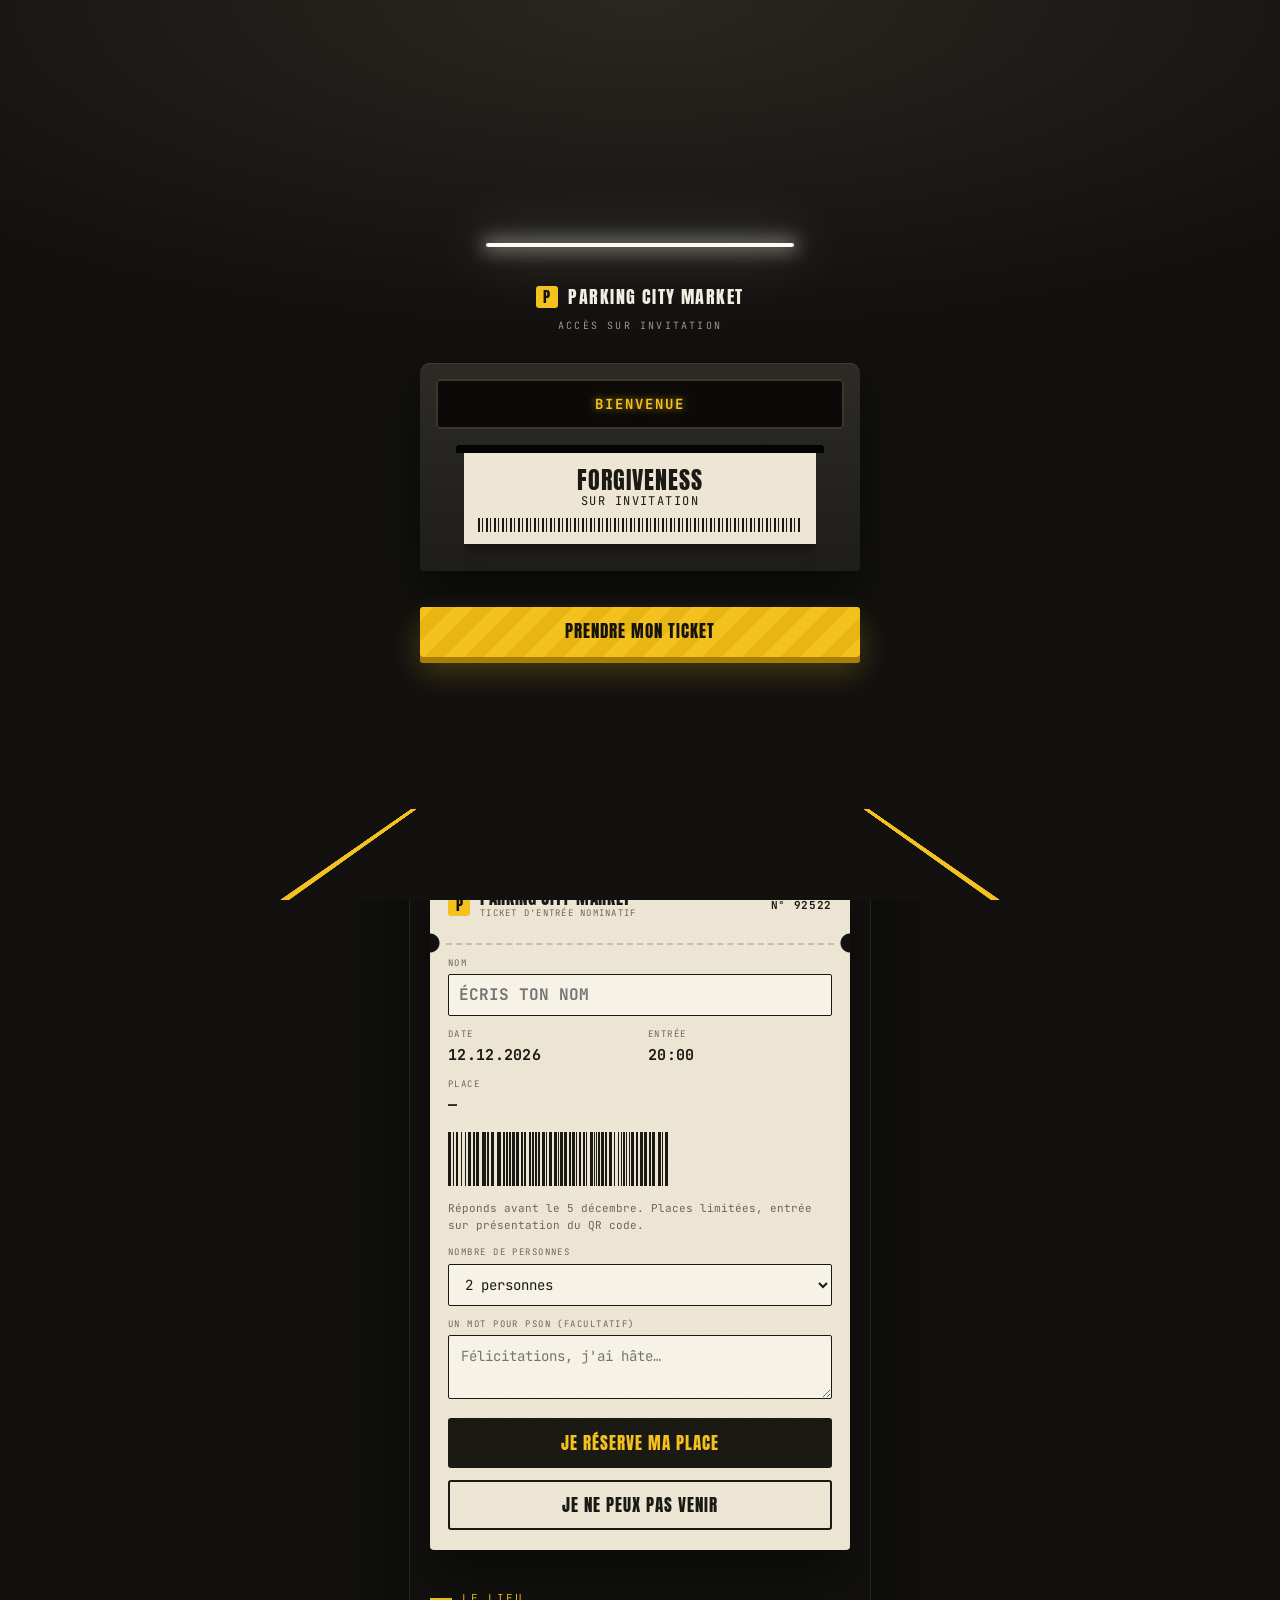
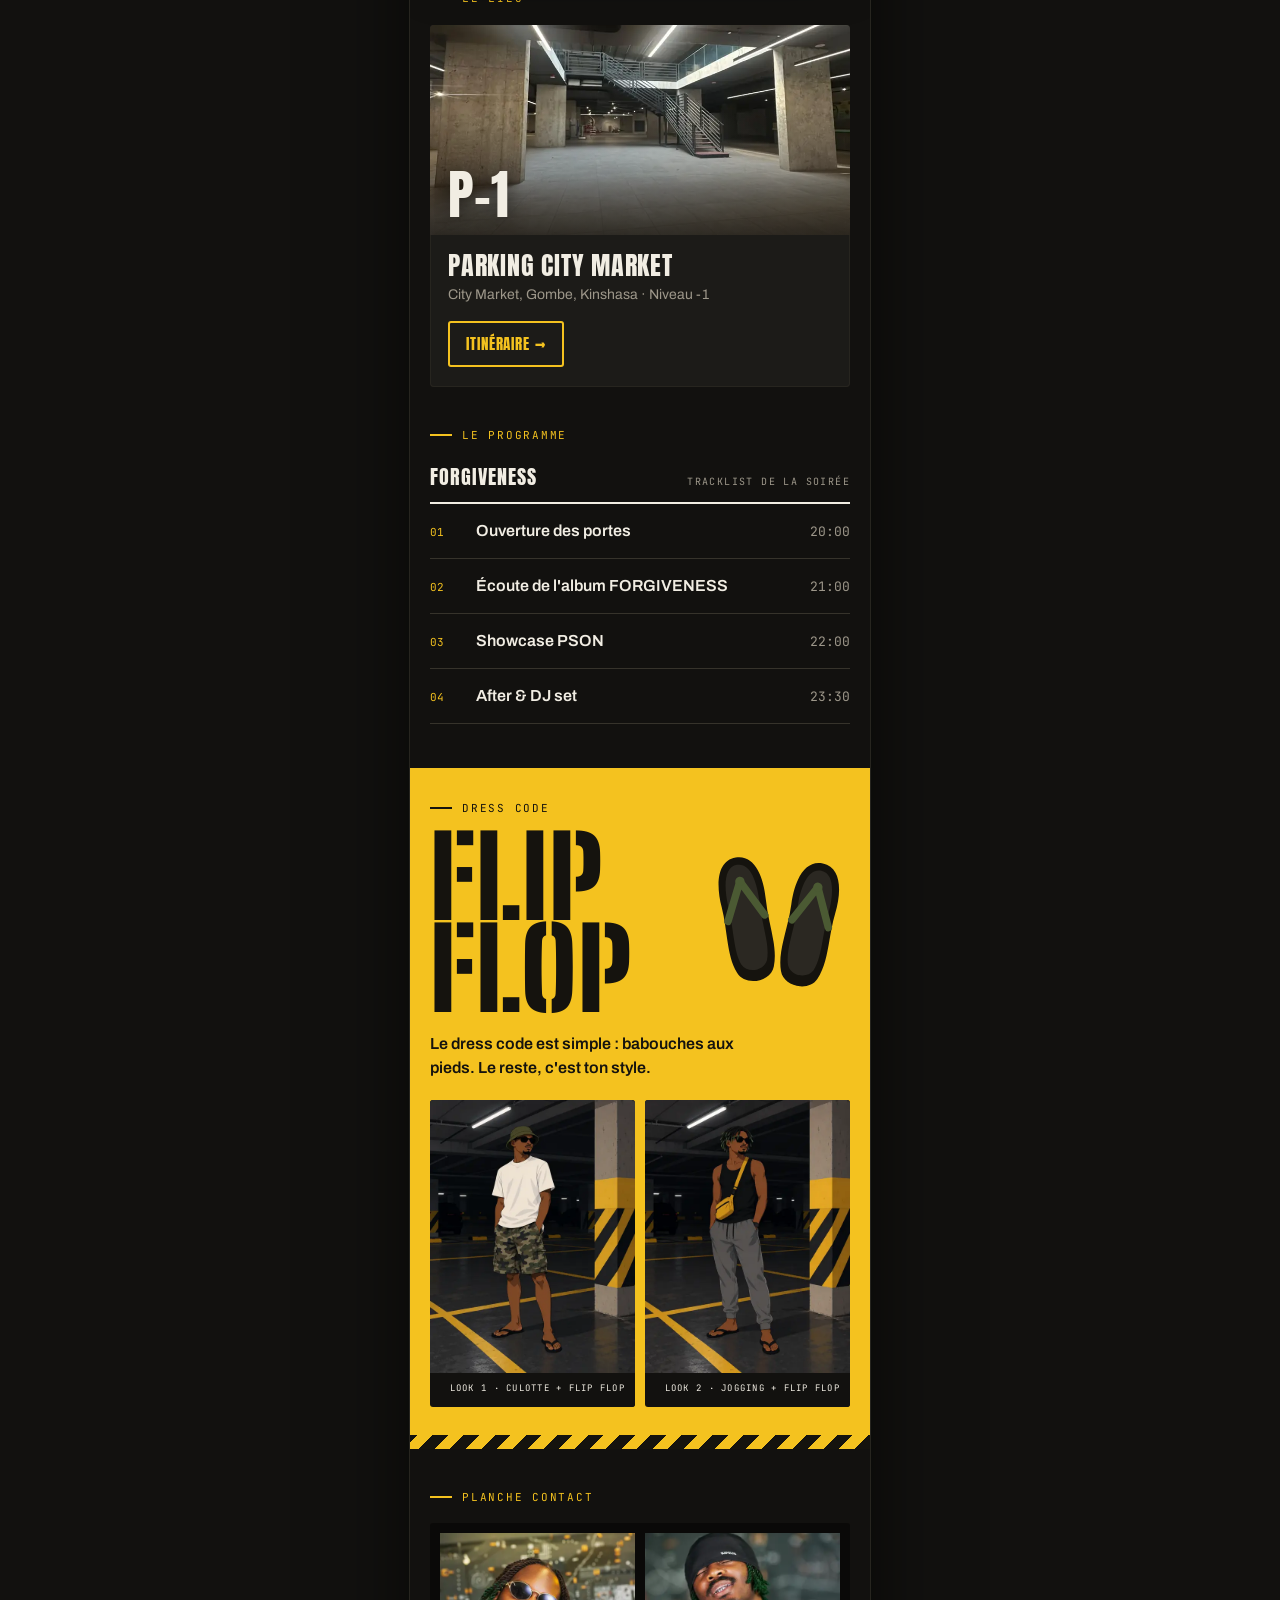
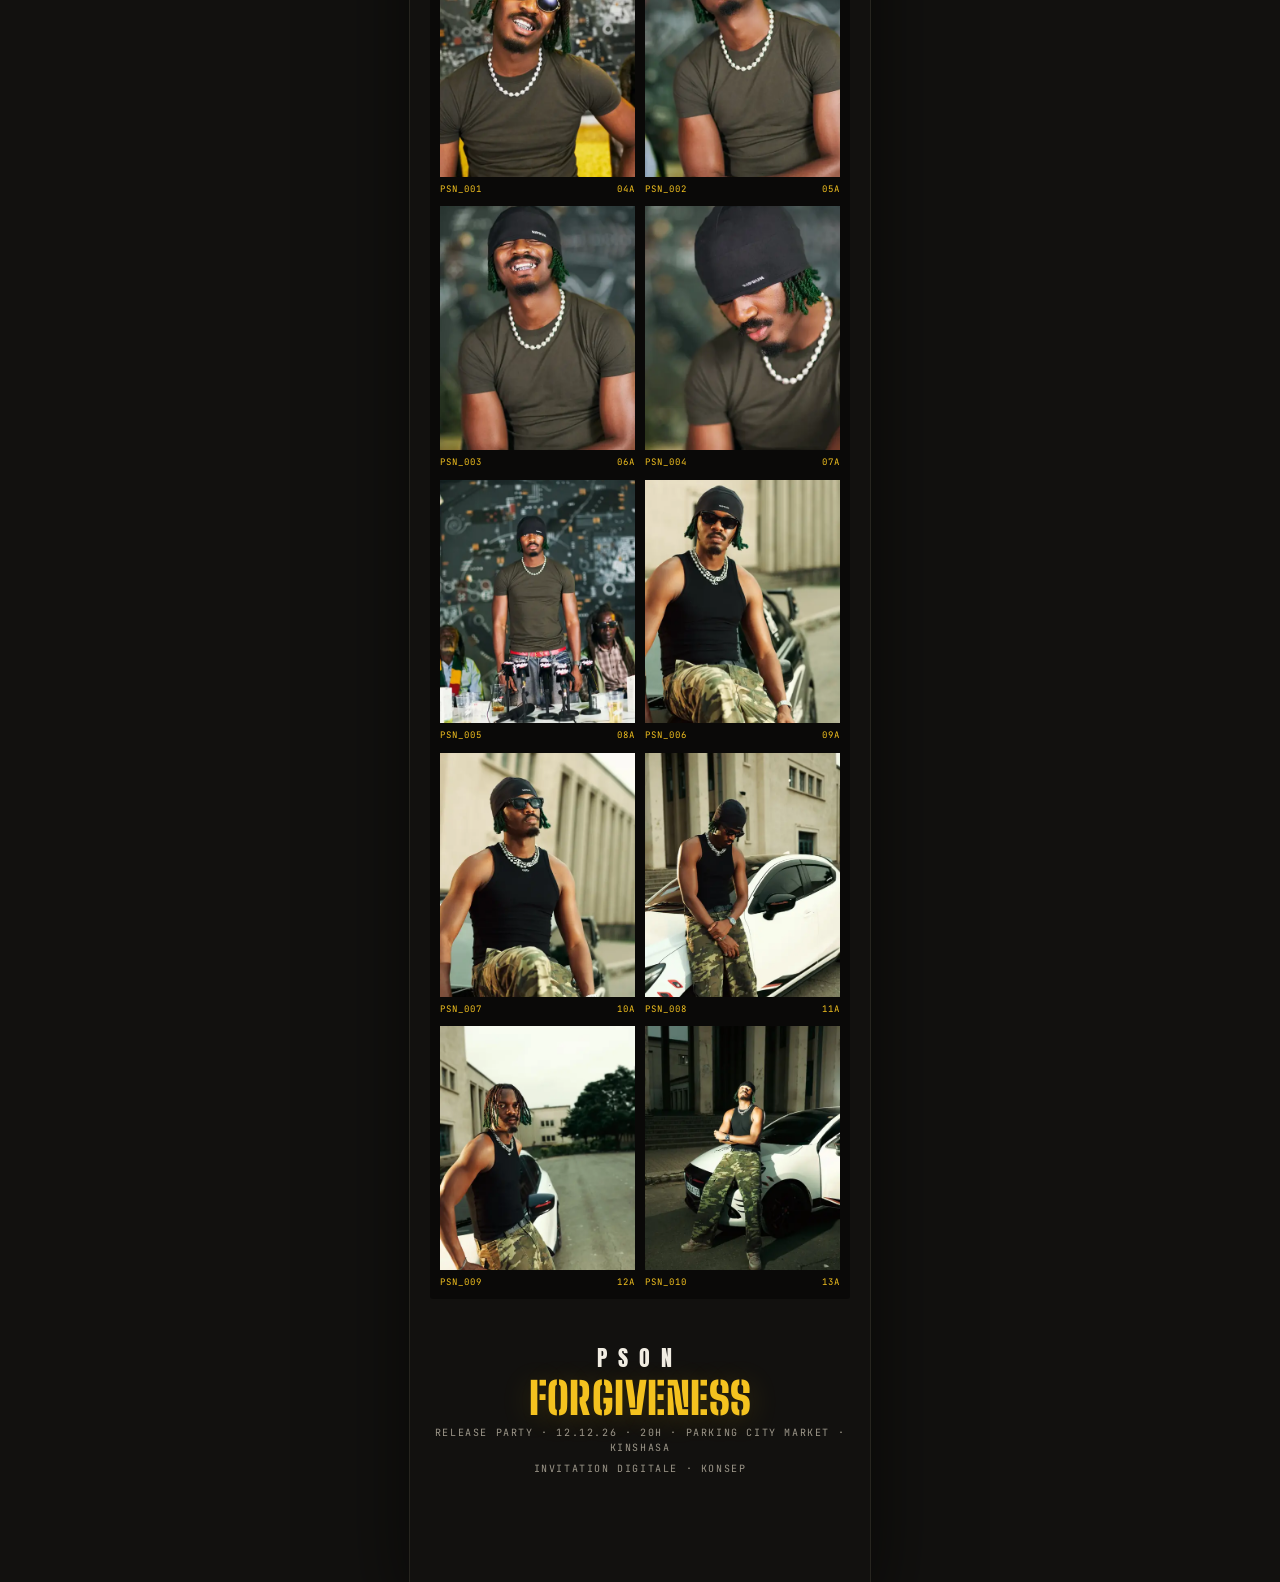
<file: index.html>
<!doctype html>
<html lang="fr">
<head>
<meta charset="utf-8">
<meta name="viewport" content="width=device-width, initial-scale=1, viewport-fit=cover">
<title>PSON · Forgiveness</title>
<meta name="description" content="Invitation à la release party de FORGIVENESS, l'album de PSON. Samedi 12.12.26, 20h, Parking City Market, Kinshasa.">
<meta name="theme-color" content="#12110f">
<link rel="icon" href="favicon.ico" sizes="any">
<link rel="icon" href="assets/favicon.svg" type="image/svg+xml">
<link rel="apple-touch-icon" href="assets/apple-touch-icon.png">
<meta property="og:title" content="PSON · FORGIVENESS — Release party">
<meta property="og:description" content="Ton invitation pour la release party. Samedi 12.12.26 · 20h · Parking City Market, Kinshasa.">
<meta property="og:type" content="website">
<!-- Après la mise en ligne, mettre l'adresse complète, ex. https://pson-forgiveness.vercel.app/assets/partage.jpg -->
<meta property="og:image" content="assets/partage.jpg">
<meta property="og:image:width" content="1200">
<meta property="og:image:height" content="630">
<meta name="twitter:card" content="summary_large_image">
<link rel="preconnect" href="https://fonts.googleapis.com">
<link rel="preconnect" href="https://fonts.gstatic.com" crossorigin>
<link rel="stylesheet" href="https://fonts.googleapis.com/css2?family=Anton&family=Archivo:wght@400;500;600&family=Big+Shoulders+Stencil+Display:wght@800;900&family=JetBrains+Mono:wght@400;500;700&display=swap">
<link rel="stylesheet" href="assets/invitation.css">
</head>
<body class="verrou">

<!-- Intro : la borne d'entrée du parking -->
<div class="intro" id="intro" role="dialog" aria-label="Accueil de l'invitation">
  <div class="intro-contenu">
    <div class="neon-barre" aria-hidden="true"></div>
    <div class="borne-marque"><span class="p-logo">P</span><span data-lieu-nom>Parking City Market</span></div>
    <div class="borne-sous">Accès sur invitation</div>
    <div class="borne" aria-hidden="true">
      <div class="ecran"><span id="ecran">Bienvenue</span></div>
      <div class="fente"></div>
      <div class="sortie">
        <div class="ticket-sortie">
          <b data-album>Forgiveness</b>
          <span id="sortie-nom">Invité</span>
          <div class="mini-barres"></div>
        </div>
      </div>
    </div>
    <button class="btn btn-signal" id="prendre" type="button">Prendre mon ticket</button>
  </div>
</div>

<main class="page" id="page">

  <header class="hero">
    <div class="scene" id="scene-hero">
      <div class="decor" aria-hidden="true">
        <div class="plafond"><i></i><i></i><i></i></div>
        <div class="pilier g"><b data-repere>P-1</b></div>
        <div class="pilier d"></div>
        <div class="sol"></div>
      </div>
      <div class="voile"></div>
      <div class="scene-tag"><span class="p-logo">P</span><span data-lieu-niveau>Niveau -1</span> · <span data-type>Release party</span></div>
    </div>
    <div class="hero-titres">
      <div class="artiste" data-artiste>PSON</div>
      <h1 class="album" data-album>Forgiveness</h1>
      <div class="meta"><span data-type>Release party</span><span id="meta-date">Sam 12.12.26</span><span id="meta-heure">20:00</span></div>
    </div>
    <div class="hazard" aria-hidden="true"></div>
  </header>

  <section class="bloc">
    <p class="accroche" id="accroche"></p>
    <p class="texte" id="texte"></p>
  </section>

  <!-- Le ticket -->
  <section class="bloc" id="ton-ticket" aria-labelledby="titre-ticket">
    <div class="sur-titre" id="titre-ticket">Ton ticket</div>

    <article class="ticket" id="ticket">
      <div class="t-tete">
        <span class="p-logo">P</span>
        <div><b data-lieu-nom>Parking City Market</b><small>Ticket d'entrée nominatif</small></div>
        <span class="t-no">N° <span id="t-no">00000</span></span>
      </div>
      <div class="perfo" aria-hidden="true"></div>
      <dl class="t-champs">
        <div class="large">
          <dt>Nom</dt>
          <dd id="t-nom">Invité</dd>
          <div class="champ-nom" id="champ-nom" hidden>
            <input id="nom-libre" type="text" autocomplete="name" placeholder="Écris ton nom" maxlength="40" aria-label="Ton nom">
          </div>
        </div>
        <div><dt>Date</dt><dd id="t-date">12.12.2026</dd></div>
        <div><dt>Entrée</dt><dd id="t-heure">20:00</dd></div>
        <div><dt>Place</dt><dd id="t-place">—</dd><dd class="t-pers" id="t-pers"></dd></div>
        <div class="zone-tampon"><div class="tampon" id="tampon" hidden>Validé</div></div>
      </dl>
      <div class="t-code">
        <div class="barres" id="barres" aria-hidden="true"></div>
        <div class="qr" id="qr" hidden></div>
      </div>

      <div class="t-pied">
        <!-- 1. Réponse -->
        <form id="rsvp" novalidate>
          <div style="display:grid;gap:12px">
            <p class="t-note" id="note-delai"></p>
            <div>
              <label for="nb">Nombre de personnes</label>
              <select id="nb"></select>
            </div>
            <div>
              <label for="mot">Un mot pour PSON (facultatif)</label>
              <textarea id="mot" maxlength="280" placeholder="Félicitations, j'ai hâte…"></textarea>
            </div>
            <p class="erreur" id="erreur" hidden></p>
            <button class="btn btn-noir" type="submit">Je réserve ma place</button>
            <button class="btn btn-ligne" type="button" id="decliner">Je ne peux pas venir</button>
          </div>
        </form>

        <!-- 2. Confirmé -->
        <div id="etat-oui" hidden style="display:grid;gap:12px">
          <p class="t-message" id="msg-oui"></p>
          <button class="btn btn-noir no-export" type="button" id="enregistrer">Enregistrer mon ticket</button>
          <a class="btn btn-ligne no-export" id="prevenir" target="_blank" rel="noopener" hidden>Prévenir l'organisateur</a>
          <p class="t-note no-export" id="msg-enreg" hidden></p>
          <button class="lien-modif no-export" type="button" data-modifier>Modifier ma réponse</button>
        </div>

        <!-- 3. Décliné -->
        <div id="etat-non" hidden style="display:grid;gap:12px">
          <p class="t-message" id="msg-non"></p>
          <button class="lien-modif" type="button" data-modifier>Modifier ma réponse</button>
        </div>

        <!-- 4. Réservations closes -->
        <div id="etat-clos" hidden>
          <p class="t-message">Les réservations sont closes. Pour toute question, contacte la personne qui t'a invité.</p>
        </div>
      </div>
    </article>
  </section>

  <!-- Lieu -->
  <section class="bloc" aria-labelledby="titre-lieu">
    <div class="sur-titre" id="titre-lieu">Le lieu</div>
    <div class="lieu-carte">
      <div class="scene" id="scene-lieu">
        <div class="decor" aria-hidden="true">
          <div class="plafond"><i></i><i></i><i></i></div>
          <div class="pilier g"></div>
          <div class="sol"></div>
        </div>
        <div class="voile"></div>
        <div class="repere" data-repere>P-1</div>
      </div>
      <div class="lieu-infos">
        <h3 data-lieu-nom>Parking City Market</h3>
        <p id="lieu-adresse"></p>
        <a class="btn btn-contour" id="itineraire" target="_blank" rel="noopener">Itinéraire →</a>
      </div>
    </div>
  </section>

  <!-- Programme -->
  <section class="bloc" aria-labelledby="titre-prog">
    <div class="sur-titre" id="titre-prog">Le programme</div>
    <div>
      <div class="prog-tete"><b data-album>Forgiveness</b><span>Tracklist de la soirée</span></div>
      <ol class="programme" id="programme"></ol>
    </div>
  </section>

  <!-- Dress code -->
  <section class="dress" aria-labelledby="titre-dress">
    <div class="dress-contenu">
      <div class="sur-titre">Dress code</div>
      <div class="dress-titre">
        <h2 id="titre-dress">Flip<br>Flop</h2>
        <svg class="tongs" viewBox="0 0 150 160" aria-hidden="true">
          <g transform="rotate(-10 40 80)">
            <path d="M40 8C60 8 66 32 64 58c-2 26 4 52-4 72-6 16-34 16-40 0-8-20-2-46-4-72C14 32 20 8 40 8Z" fill="#15130e"/>
            <path d="M40 16c14 0 18 20 17 42-2 24 3 48-3 64-5 11-23 11-28 0-6-16-1-40-3-64C22 36 26 16 40 16Z" fill="#2b2822"/>
            <path d="M40 34 20 74M40 34l20 40" stroke="#4b5a33" stroke-width="8" stroke-linecap="round" fill="none"/>
            <circle cx="40" cy="34" r="5" fill="#4b5a33"/>
          </g>
          <g transform="translate(66 6) rotate(12 40 80) scale(-1 1) translate(-80 0)">
            <path d="M40 8C60 8 66 32 64 58c-2 26 4 52-4 72-6 16-34 16-40 0-8-20-2-46-4-72C14 32 20 8 40 8Z" fill="#15130e"/>
            <path d="M40 16c14 0 18 20 17 42-2 24 3 48-3 64-5 11-23 11-28 0-6-16-1-40-3-64C22 36 26 16 40 16Z" fill="#2b2822"/>
            <path d="M40 34 20 74M40 34l20 40" stroke="#4b5a33" stroke-width="8" stroke-linecap="round" fill="none"/>
            <circle cx="40" cy="34" r="5" fill="#4b5a33"/>
          </g>
        </svg>
      </div>
      <p id="dress-texte"></p>
      <div class="looks" id="looks"></div>
    </div>
    <div class="hazard" aria-hidden="true"></div>
  </section>

  <!-- Planche contact -->
  <section class="bloc" id="bloc-planche" aria-labelledby="titre-planche" hidden>
    <div class="sur-titre" id="titre-planche">Planche contact</div>
    <div class="planche" id="planche"></div>
  </section>

  <footer class="fin">
    <div class="artiste" data-artiste>PSON</div>
    <div class="album" data-album>Forgiveness</div>
    <small id="fin-ligne"></small>
    <small id="signature"></small>
  </footer>
</main>

<!-- Compte à rebours -->
<div class="decompte" aria-live="polite">
  <div class="decompte-in">
    <div class="jour"><small id="d-jour">Samedi</small><b id="d-num">12</b></div>
    <div class="reste"><small id="d-label">Ouverture des portes dans</small><b id="d-valeur">—</b></div>
  </div>
</div>

<script src="config.js"></script>
<script src="assets/lien.js"></script>
<script src="assets/qr.js"></script>
<script src="assets/vendor/html-to-image.js" defer></script>
<script src="assets/invitation.js"></script>
</body>
</html>
</file>
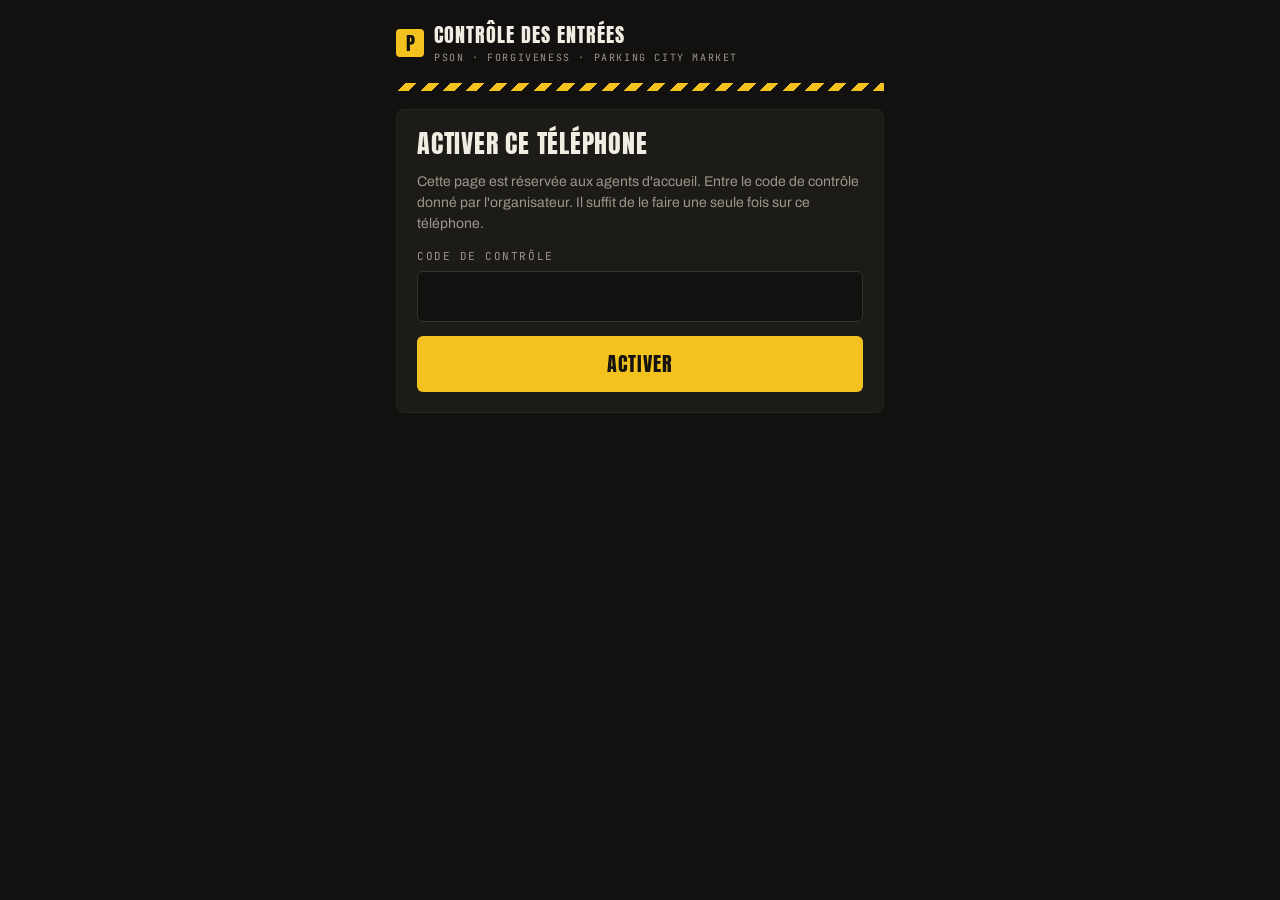
<file: controle/index.html>
<!doctype html>
<html lang="fr">
<head>
<meta charset="utf-8">
<meta name="viewport" content="width=device-width, initial-scale=1, viewport-fit=cover">
<meta name="robots" content="noindex, nofollow">
<meta name="theme-color" content="#12110f">
<title>Contrôle · Forgiveness</title>
<link rel="icon" href="../favicon.ico" sizes="any">
<link rel="icon" href="../assets/favicon.svg" type="image/svg+xml">
<link rel="preconnect" href="https://fonts.googleapis.com">
<link rel="preconnect" href="https://fonts.gstatic.com" crossorigin>
<link rel="stylesheet" href="https://fonts.googleapis.com/css2?family=Anton&family=Archivo:wght@400;600&family=JetBrains+Mono:wght@400;700&display=swap">
<style>
/* Poste de contrôle à l'entrée du parking : un verdict lisible à un mètre, en un coup d'œil. */
:root {
  --asphalt: #12110f; --beton: #1c1b18; --trait: #36332b; --craie: #f1ede3; --gris: #9d978a;
  --signal: #f4c21f; --ink: #15130e;
  --ok: #2f9e55; --non: #d6383e; --deja: #f08a24;
  --f-display: "Anton", "Arial Narrow", Impact, sans-serif;
  --f-mono: "JetBrains Mono", ui-monospace, Menlo, Consolas, monospace;
  --f-body: "Archivo", system-ui, -apple-system, "Segoe UI", Roboto, sans-serif;
  color-scheme: dark;
}
* { box-sizing: border-box; }
html, body { min-height: 100%; }
body { margin: 0; background: var(--asphalt); color: var(--craie); font-family: var(--f-body); font-size: 16px; line-height: 1.5; }
[hidden] { display: none !important; }
:focus-visible { outline: 3px solid var(--signal); outline-offset: 2px; }
.wrap { max-width: 520px; margin: 0 auto; padding: max(20px, env(safe-area-inset-top, 0px)) max(16px, env(safe-area-inset-right, 0px)) calc(28px + env(safe-area-inset-bottom, 0px)) max(16px, env(safe-area-inset-left, 0px)); display: grid; gap: 18px; }
header { display: flex; align-items: center; gap: 10px; }
.p-logo { display: inline-grid; place-items: center; width: 28px; height: 28px; background: var(--signal); color: var(--ink); font-family: var(--f-display); font-size: 19px; border-radius: 4px; }
header b { font-family: var(--f-display); font-weight: 400; font-size: 20px; letter-spacing: .05em; text-transform: uppercase; }
header small { display: block; font-family: var(--f-mono); font-size: 10px; letter-spacing: .16em; color: var(--gris); text-transform: uppercase; }
.hazard { height: 8px; background: repeating-linear-gradient(-45deg, var(--signal) 0 8px, var(--asphalt) 8px 16px); }
.carte { background: var(--beton); border: 1px solid #27251f; border-radius: 8px; padding: 20px; display: grid; gap: 14px; }
h1, h2 { margin: 0; font-family: var(--f-display); font-weight: 400; text-transform: uppercase; letter-spacing: .03em; line-height: 1.05; }
h2 { font-size: 26px; }
p { margin: 0; }
.gris { color: var(--gris); font-size: 14px; }
label { display: grid; gap: 6px; font-family: var(--f-mono); font-size: 11px; letter-spacing: .14em; text-transform: uppercase; color: var(--gris); }
input { width: 100%; padding: 14px; background: var(--asphalt); color: var(--craie); border: 1px solid var(--trait); border-radius: 6px; font-family: var(--f-mono); font-size: 16px; }
.btn { display: flex; align-items: center; justify-content: center; width: 100%; min-height: 56px; padding: 12px 18px; border: 0; border-radius: 6px; cursor: pointer; font-family: var(--f-display); font-size: 20px; letter-spacing: .05em; text-transform: uppercase; text-decoration: none; }
.btn-signal { background: var(--signal); color: var(--ink); }
.btn-blanc { background: var(--craie); color: var(--ink); }
.btn-ligne { background: transparent; color: var(--craie); box-shadow: inset 0 0 0 1px var(--trait); min-height: 44px; font-size: 15px; }
.erreur { color: #ff8c8f; font-size: 14px; }

/* Verdict */
.verdict { border-radius: 10px; padding: 26px 20px 22px; display: grid; gap: 14px; color: #fff; }
.verdict.ok { background: var(--ok); }
.verdict.non { background: var(--non); }
.verdict.deja { background: var(--deja); color: var(--ink); }
.verdict h1 { font-size: clamp(54px, 17vw, 84px); }
.verdict .nom { font-family: var(--f-display); font-size: clamp(26px, 8vw, 36px); text-transform: uppercase; letter-spacing: .02em; line-height: 1.1; overflow-wrap: anywhere; }
.infos { display: grid; grid-template-columns: 1fr 1fr; gap: 10px 16px; margin: 0; }
.infos div { min-width: 0; }
.infos dt { font-family: var(--f-mono); font-size: 10px; letter-spacing: .14em; text-transform: uppercase; opacity: .8; }
.infos dd { margin: 2px 0 0; font-family: var(--f-mono); font-weight: 700; font-size: 18px; font-variant-numeric: tabular-nums; }
.verdict .btn-blanc { margin-top: 4px; }
.coche { font-family: var(--f-mono); font-weight: 700; font-size: 15px; }

.compteurs { display: grid; grid-template-columns: 1fr 1fr; gap: 12px; }
.compteurs div { background: var(--asphalt); border-radius: 6px; padding: 12px; }
.compteurs b { display: block; font-family: var(--f-display); font-weight: 400; font-size: 38px; color: var(--signal); line-height: 1; font-variant-numeric: tabular-nums; }
.compteurs span { font-family: var(--f-mono); font-size: 10px; letter-spacing: .14em; color: var(--gris); text-transform: uppercase; }
.journal { list-style: none; margin: 0; padding: 0; font-size: 14px; }
.journal li { display: grid; grid-template-columns: 52px 1fr auto; gap: 10px; padding: 9px 0; border-bottom: 1px solid var(--trait); }
.journal .h, .journal .n { font-family: var(--f-mono); color: var(--gris); font-variant-numeric: tabular-nums; }
.journal .nm { min-width: 0; overflow-wrap: anywhere; font-weight: 600; }
.confirmer { display: grid; gap: 10px; padding: 14px; border: 1px solid var(--non); border-radius: 6px; }
.rangee { display: grid; grid-template-columns: 1fr 1fr; gap: 10px; }
</style>
</head>
<body>
<div class="wrap">
  <header>
    <span class="p-logo">P</span>
    <div><b id="titre">Contrôle des entrées</b><small id="sous-titre">PSON · Forgiveness</small></div>
  </header>
  <div class="hazard" aria-hidden="true"></div>

  <!-- 1. Activation du téléphone -->
  <form class="carte" id="activation" hidden>
    <h2>Activer ce téléphone</h2>
    <p class="gris">Cette page est réservée aux agents d'accueil. Entre le code de contrôle donné par l'organisateur. Il suffit de le faire une seule fois sur ce téléphone.</p>
    <label for="code">Code de contrôle<input id="code" type="password" autocomplete="off" spellcheck="false" required></label>
    <p class="erreur" id="erreur-code" hidden></p>
    <button class="btn btn-signal" type="submit">Activer</button>
  </form>

  <!-- 2. Verdict sur un ticket -->
  <section class="verdict" id="verdict" hidden aria-live="assertive">
    <h1 id="v-titre">Valide</h1>
    <div class="nom" id="v-nom"></div>
    <dl class="infos" id="v-infos">
      <div><dt>Ticket</dt><dd id="v-no"></dd></div>
      <div><dt>Place</dt><dd id="v-place"></dd></div>
      <div><dt>Personnes</dt><dd id="v-pers"></dd></div>
      <div><dt>Autorisé</dt><dd id="v-max"></dd></div>
    </dl>
    <p id="v-texte"></p>
    <button class="btn btn-blanc" type="button" id="valider" hidden>Valider l'entrée</button>
    <p class="coche" id="v-coche" hidden></p>
  </section>

  <!-- 3. Tableau de bord du téléphone -->
  <section class="carte" id="tableau" hidden>
    <h2 id="t-titre">Prêt à scanner</h2>
    <p class="gris" id="t-consigne">Ouvre l'appareil photo du téléphone et vise le QR code du ticket. Touche le lien qui apparaît : le résultat s'affiche ici.</p>
    <div class="compteurs">
      <div><b id="c-tickets">0</b><span>Tickets entrés</span></div>
      <div><b id="c-pers">0</b><span>Personnes</span></div>
    </div>
    <p class="gris">Ces chiffres ne concernent que ce téléphone.</p>
    <ul class="journal" id="journal"></ul>
    <button class="btn btn-ligne" type="button" id="effacer">Effacer les entrées de ce téléphone</button>
    <div class="confirmer" id="confirmer" hidden>
      <p>Effacer toutes les entrées enregistrées sur ce téléphone ? Les tickets déjà entrés pourront être scannés à nouveau.</p>
      <div class="rangee">
        <button class="btn btn-ligne" type="button" id="annuler">Annuler</button>
        <button class="btn btn-signal" type="button" id="oui-effacer">Effacer</button>
      </div>
    </div>
    <button class="btn btn-ligne" type="button" id="desactiver">Désactiver ce téléphone</button>
  </section>
</div>

<script src="../config.js"></script>
<script src="../assets/lien.js"></script>
<script>
(function () {
  "use strict";
  var C = window.INVITATION, $ = function (s) { return document.querySelector(s); };
  var CLE_SECRET = "pson-controle-secret", CLE_ENTREES = "pson-entrees";
  function lire(k, d) { try { var v = localStorage.getItem(k); return v == null ? d : JSON.parse(v); } catch (e) { return d; } }
  function ecrire(k, v) { try { if (v == null) localStorage.removeItem(k); else localStorage.setItem(k, JSON.stringify(v)); } catch (e) {} }
  function pad(n, l) { n = String(n); while (n.length < l) n = "0" + n; return n; }
  function heure(t) { return new Date(t).toLocaleTimeString("fr-FR", { hour: "2-digit", minute: "2-digit" }); }
  function esc(s) { return String(s).replace(/[&<>"']/g, function (c) { return { "&": "&amp;", "<": "&lt;", ">": "&gt;", '"': "&quot;", "'": "&#39;" }[c]; }); }

  $("#sous-titre").textContent = C.artiste + " · " + C.album + " · " + C.lieu.nom;
  var params = new URLSearchParams(location.search);
  var ticket = window.Lien.lire(location.search);
  var annonce = Math.max(1, +params.get("p") || 1);

  function tableau() {
    var e = lire(CLE_ENTREES, {}), liste = Object.keys(e).map(function (k) { return e[k]; }).sort(function (a, b) { return b.t - a.t; });
    $("#c-tickets").textContent = liste.length;
    $("#c-pers").textContent = liste.reduce(function (s, x) { return s + (x.p || 1); }, 0);
    $("#journal").innerHTML = liste.slice(0, 12).map(function (x) {
      return '<li><span class="h">' + heure(x.t) + '</span><span class="nm">' + esc(x.nom) + '</span><span class="n">' + (x.p || 1) + " pers.</span></li>";
    }).join("");
    $("#tableau").hidden = false;
  }

  function verdict(type, titre, texte) {
    var v = $("#verdict");
    v.className = "verdict " + type; v.hidden = false;
    $("#v-titre").textContent = titre; $("#v-texte").textContent = texte || "";
    $("#v-texte").hidden = !texte;
  }

  function afficherTicket(secret) {
    if (!ticket || !ticket.token) { tableau(); return; }
    var max = ticket.places || 1, pers = Math.min(annonce, max);
    $("#v-nom").textContent = ticket.nom || "Sans nom";
    $("#v-no").textContent = "N° " + pad(ticket.numero, 5);
    $("#v-place").textContent = (ticket.categorie || "Invité").toUpperCase() + " " + pad(ticket.numero, 2);
    $("#v-pers").textContent = pers;
    $("#v-max").textContent = max;
    window.Lien.verifier(secret, ticket.token, ticket.sig).then(function (ok) {
      if (!ok) {
        verdict("non", "Non valide", ticket.sig
          ? "Ce ticket n'a pas été émis par l'organisateur, ou ce téléphone a un code de contrôle différent. Vérifie le nom dans la liste."
          : "Ce ticket ne porte pas de signature. Vérifie le nom dans la liste de l'organisateur.");
        tableau(); return;
      }
      var e = lire(CLE_ENTREES, {}), deja = e[ticket.numero];
      if (deja) {
        verdict("deja", "Déjà entré", "Ce ticket a été validé à " + heure(deja.t) + " sur ce téléphone (" + (deja.p || 1) + " pers.). Ne pas laisser entrer une deuxième fois.");
      } else {
        verdict("ok", "Valide", annonce > max ? "L'invité a annoncé " + annonce + " personnes, mais son invitation en autorise " + max + "." : "");
        $("#valider").hidden = false;
      }
      tableau();
    });
  }

  $("#valider").addEventListener("click", function () {
    var e = lire(CLE_ENTREES, {}), pers = Math.min(annonce, ticket.places || 1), t = Date.now();
    e[ticket.numero] = { nom: ticket.nom, p: pers, t: t };
    ecrire(CLE_ENTREES, e);
    this.hidden = true;
    $("#v-coche").textContent = "✓ Entrée enregistrée à " + heure(t) + ". Ferme cet onglet et scanne le ticket suivant.";
    $("#v-coche").hidden = false;
    if (C.rsvpWebhook) {
      try { fetch(C.rsvpWebhook, { method: "POST", mode: "no-cors", headers: { "Content-Type": "text/plain;charset=utf-8" }, body: JSON.stringify({ numero: pad(ticket.numero, 5), nom: ticket.nom, reponse: "entree", personnes: pers, categorie: ticket.categorie, mot: "", date: new Date(t).toISOString() }) }).catch(function () {}); } catch (err) {}
    }
    tableau();
  });

  $("#activation").addEventListener("submit", function (ev) {
    ev.preventDefault();
    var code = $("#code").value.trim();
    if (!code) return;
    // Si un ticket est ouvert, on vérifie le code dessus avant d'activer
    var test = ticket && ticket.token && ticket.sig ? window.Lien.verifier(code, ticket.token, ticket.sig) : Promise.resolve(true);
    test.then(function (ok) {
      if (!ok) { $("#erreur-code").textContent = "Ce code ne correspond pas à ce ticket. Vérifie le code avec l'organisateur."; $("#erreur-code").hidden = false; return; }
      ecrire(CLE_SECRET, code);
      $("#activation").hidden = true;
      afficherTicket(code);
    });
  });

  $("#effacer").addEventListener("click", function () { $("#confirmer").hidden = false; this.hidden = true; });
  $("#annuler").addEventListener("click", function () { $("#confirmer").hidden = true; $("#effacer").hidden = false; });
  $("#oui-effacer").addEventListener("click", function () { ecrire(CLE_ENTREES, null); $("#confirmer").hidden = true; $("#effacer").hidden = false; tableau(); });
  $("#desactiver").addEventListener("click", function () { ecrire(CLE_SECRET, null); location.href = location.pathname; });

  if (!window.crypto || !crypto.subtle) {
    verdict("non", "Connexion non sécurisée", "Ouvre cette page en https pour vérifier les tickets.");
    return;
  }
  var secret = lire(CLE_SECRET, "");
  if (!secret) $("#activation").hidden = false;
  else afficherTicket(secret);
})();
</script>
</body>
</html>
</file>
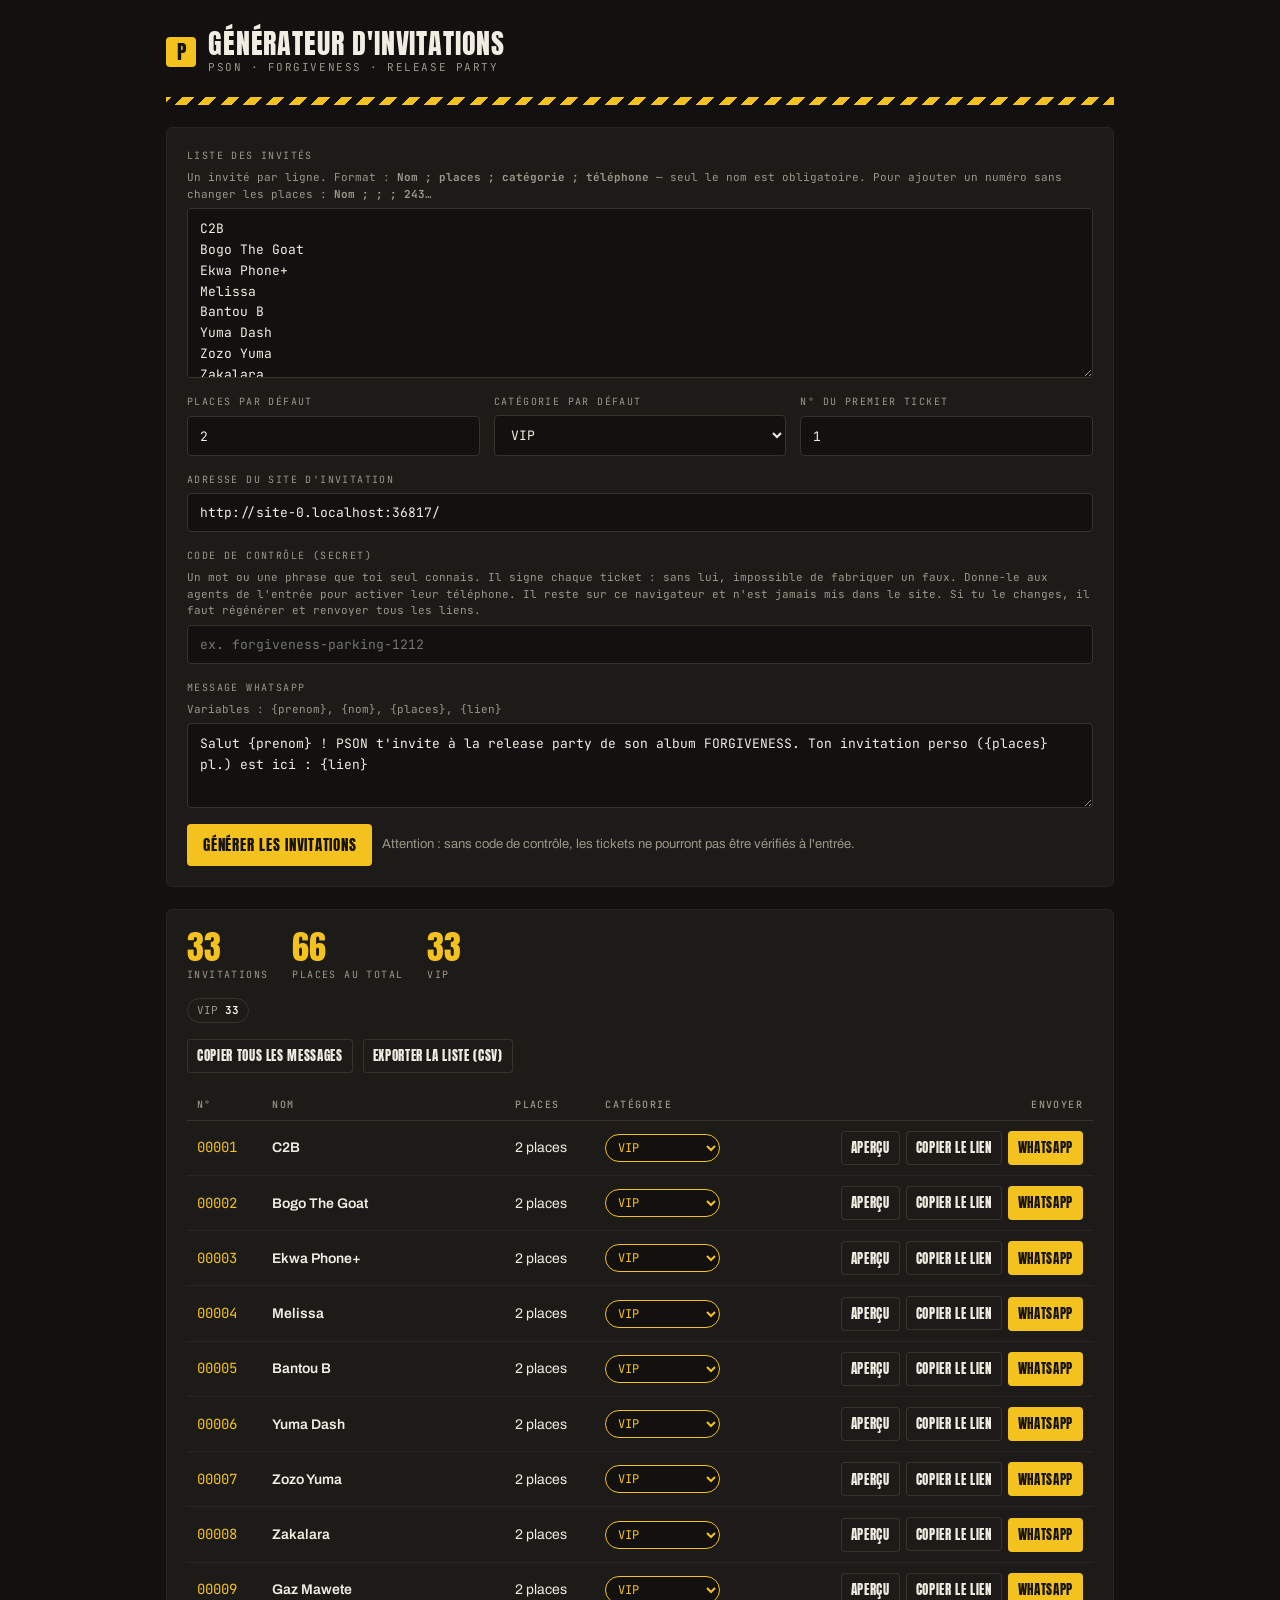
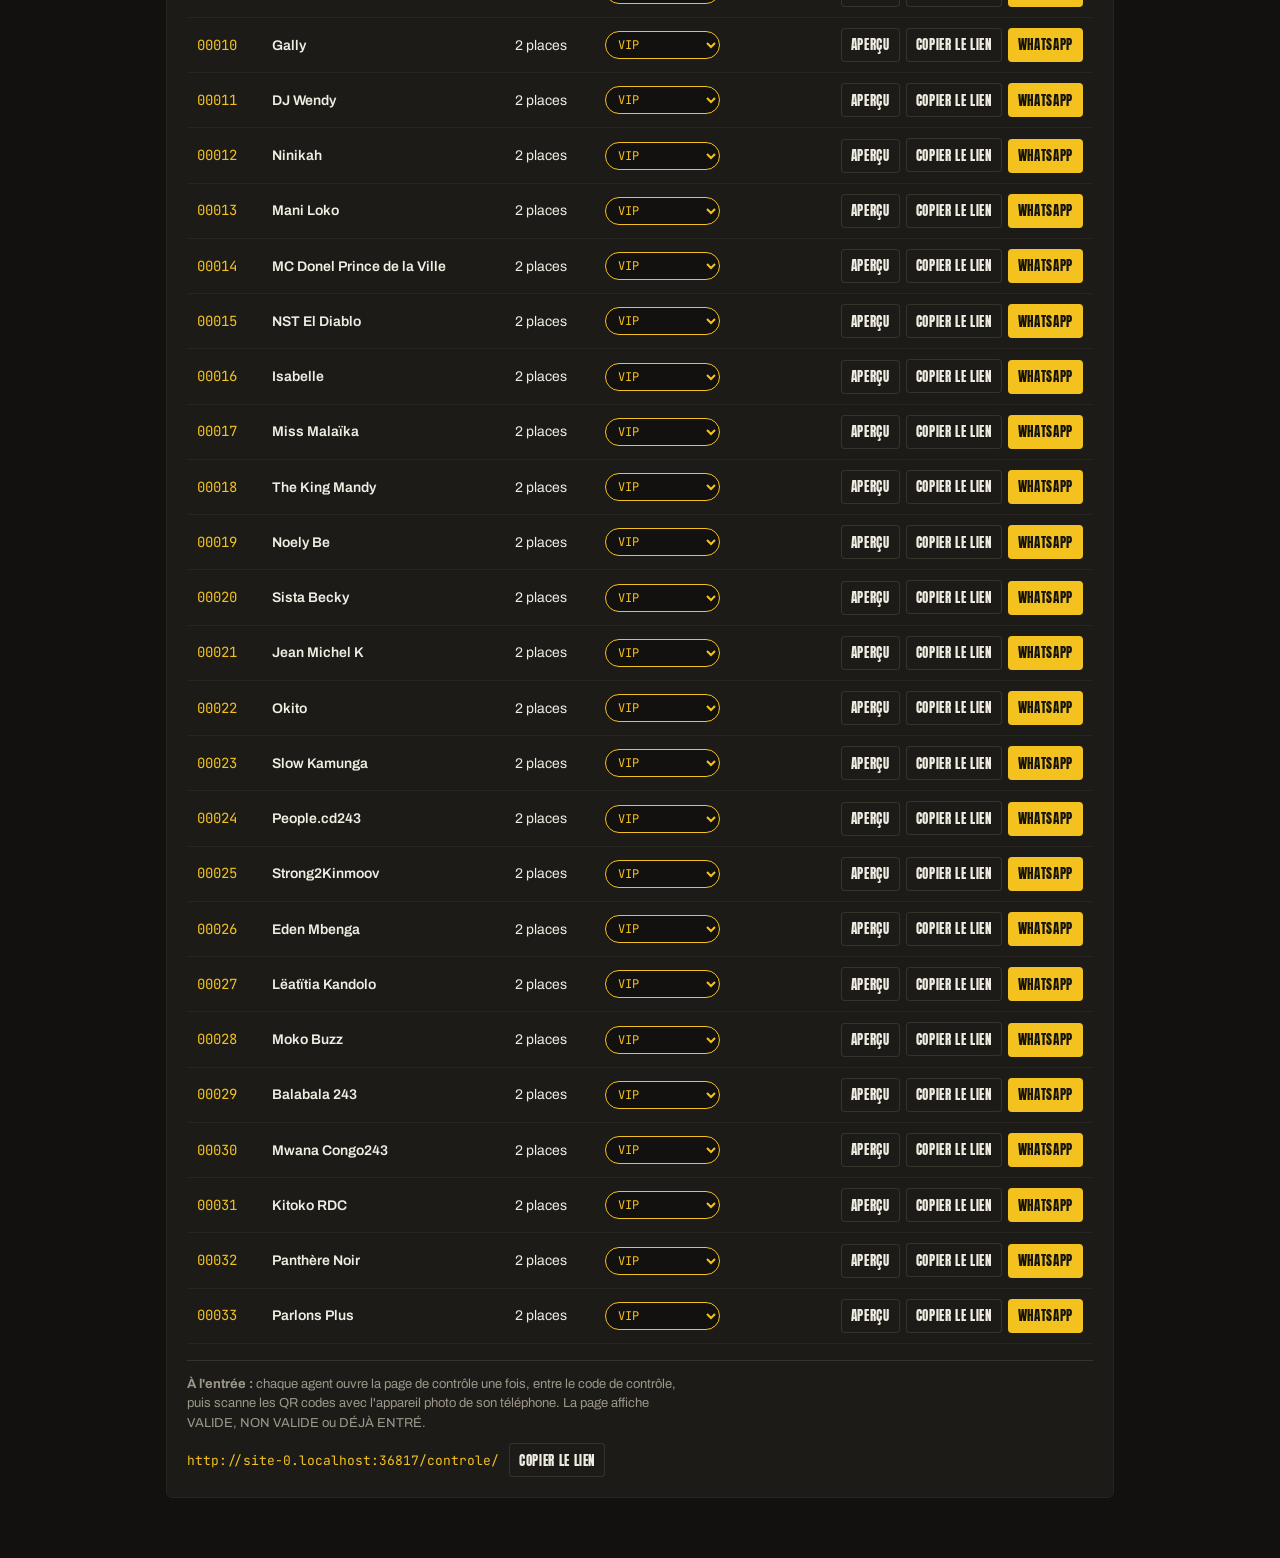
<file: generer.html>
<!doctype html>
<html lang="fr">
<head>
<meta charset="utf-8">
<meta name="viewport" content="width=device-width, initial-scale=1, viewport-fit=cover">
<meta name="robots" content="noindex, nofollow">
<link rel="icon" href="favicon.ico" sizes="any">
<link rel="icon" href="assets/favicon.svg" type="image/svg+xml">
<link rel="apple-touch-icon" href="assets/apple-touch-icon.png">
<title>Générateur · Forgiveness</title>
<link rel="preconnect" href="https://fonts.googleapis.com">
<link rel="preconnect" href="https://fonts.gstatic.com" crossorigin>
<link rel="stylesheet" href="https://fonts.googleapis.com/css2?family=Anton&family=Archivo:wght@400;500;600&family=JetBrains+Mono:wght@400;500;700&display=swap">
<style>
/* Poste de contrôle du parking : un pupitre sobre, le jaune réservé aux actions. */
:root {
  --asphalt: #12110f; --beton: #1c1b18; --beton-2: #27251f; --trait: #36332b;
  --craie: #f1ede3; --gris: #9d978a; --signal: #f4c21f; --signal-ink: #15130e; --ok: #7fb069;
  --f-display: "Anton", "Arial Narrow", Impact, sans-serif;
  --f-mono: "JetBrains Mono", ui-monospace, Menlo, Consolas, monospace;
  --f-body: "Archivo", system-ui, -apple-system, "Segoe UI", Roboto, sans-serif;
  color-scheme: dark;
}
* { box-sizing: border-box; }
body { margin: 0; background: var(--asphalt); color: var(--craie); font-family: var(--f-body); font-size: 15px; line-height: 1.5; }
[hidden] { display: none !important; }
:focus-visible { outline: 2px solid var(--signal); outline-offset: 2px; }
.wrap { max-width: 980px; margin: 0 auto; padding: 28px max(16px, env(safe-area-inset-right, 0px)) 60px max(16px, env(safe-area-inset-left, 0px)); display: grid; gap: 22px; }
header { display: flex; align-items: center; gap: 12px; flex-wrap: wrap; }
.p-logo { display: inline-grid; place-items: center; width: 30px; height: 30px; background: var(--signal); color: var(--signal-ink); font-family: var(--f-display); font-size: 20px; border-radius: 4px; }
h1 { margin: 0; font-family: var(--f-display); font-weight: 400; font-size: 28px; letter-spacing: .03em; text-transform: uppercase; line-height: 1.1; }
header small { display: block; font-family: var(--f-mono); font-size: 11px; letter-spacing: .14em; color: var(--gris); text-transform: uppercase; }
.hazard { height: 8px; background: repeating-linear-gradient(-45deg, var(--signal) 0 8px, var(--asphalt) 8px 16px); }
.panneau { background: var(--beton); border: 1px solid var(--beton-2); border-radius: 6px; padding: 20px; display: grid; gap: 16px; }
.grille { display: grid; grid-template-columns: repeat(auto-fit, minmax(170px, 1fr)); gap: 14px; }
label { display: grid; gap: 6px; font-family: var(--f-mono); font-size: 10px; letter-spacing: .14em; text-transform: uppercase; color: var(--gris); }
label span.aide { text-transform: none; letter-spacing: 0; font-size: 11px; }
select { width: 100%; padding: 10px 12px; background: var(--asphalt); color: var(--craie); border: 1px solid var(--trait); border-radius: 4px; font-family: var(--f-mono); font-size: 13px; letter-spacing: 0; text-transform: none; }
.cat-select { width: auto; padding: 4px 8px; font-size: 12px; border-radius: 99px; }
.cat-select.vip { border-color: var(--signal); color: var(--signal); }
.repartition { display: flex; flex-wrap: wrap; gap: 6px; }
.repartition span { font-family: var(--f-mono); font-size: 11px; padding: 3px 9px; border-radius: 99px; border: 1px solid var(--trait); color: var(--gris); }
.repartition b { color: var(--craie); font-weight: 700; }
input, textarea { width: 100%; padding: 10px 12px; background: var(--asphalt); color: var(--craie); border: 1px solid var(--trait); border-radius: 4px; font-family: var(--f-mono); font-size: 13px; letter-spacing: 0; text-transform: none; }
textarea { resize: vertical; line-height: 1.6; }
#liste { min-height: 170px; }
.actions { display: flex; gap: 10px; flex-wrap: wrap; align-items: center; }
.btn { display: inline-flex; align-items: center; justify-content: center; gap: 8px; min-height: 42px; padding: 8px 16px; border-radius: 4px; border: 0; cursor: pointer; text-decoration: none; font-family: var(--f-display); font-size: 15px; letter-spacing: .05em; text-transform: uppercase; }
.btn-signal { background: var(--signal); color: var(--signal-ink); }
.btn-ligne { background: transparent; color: var(--craie); box-shadow: inset 0 0 0 1px var(--trait); }
.btn-ligne:hover { box-shadow: inset 0 0 0 1px var(--gris); }
.petit { min-height: 34px; padding: 4px 10px; font-size: 13px; }
.resume { display: flex; gap: 24px; flex-wrap: wrap; align-items: baseline; }
.resume b { font-family: var(--f-display); font-weight: 400; font-size: 34px; color: var(--signal); line-height: 1; font-variant-numeric: tabular-nums; }
.resume span { display: block; font-family: var(--f-mono); font-size: 10px; letter-spacing: .14em; color: var(--gris); text-transform: uppercase; }
.table-wrap { overflow-x: auto; }
table { width: 100%; border-collapse: collapse; font-size: 14px; }
th { text-align: left; font-family: var(--f-mono); font-size: 10px; letter-spacing: .14em; text-transform: uppercase; color: var(--gris); font-weight: 500; padding: 8px 10px; border-bottom: 1px solid var(--trait); }
td { padding: 10px; border-bottom: 1px solid var(--beton-2); vertical-align: middle; }
td.num { font-family: var(--f-mono); color: var(--signal); font-variant-numeric: tabular-nums; }
td.nom { font-weight: 600; }
td.cat span { font-family: var(--f-mono); font-size: 11px; padding: 2px 8px; border-radius: 99px; border: 1px solid var(--trait); }
td.cat span.vip { border-color: var(--signal); color: var(--signal); }
td.act { white-space: nowrap; text-align: right; }
td.act .btn + .btn { margin-left: 6px; }
.note { margin: 0; font-size: 13px; color: var(--gris); max-width: 70ch; }
.controle-info { display: grid; gap: 10px; padding-top: 14px; border-top: 1px solid var(--trait); }
#lien-controle { font-family: var(--f-mono); font-size: 13px; color: var(--signal); overflow-wrap: anywhere; }
.toast { position: fixed; left: 50%; bottom: calc(20px + env(safe-area-inset-bottom, 0px)); transform: translateX(-50%); background: var(--craie); color: var(--asphalt); padding: 10px 16px; border-radius: 4px; font-family: var(--f-mono); font-size: 12px; box-shadow: 0 10px 30px rgba(0,0,0,.5); }
@media (max-width: 640px) {
  thead { display: none; }
  table, tbody, tr, td { display: block; }
  tr { display: grid; grid-template-columns: auto 1fr auto; gap: 2px 10px; padding: 12px 0; border-bottom: 1px solid var(--beton-2); }
  td { border: 0; padding: 0; }
  td.num { grid-row: 1 / 3; }
  td.places, td.cat { grid-column: 2; font-size: 12px; color: var(--gris); display: inline; }
  td.act { grid-column: 1 / -1; text-align: left; margin-top: 8px; }
}
</style>
</head>
<body>
<div class="wrap">
  <header>
    <span class="p-logo">P</span>
    <div>
      <h1 id="titre">Générateur d'invitations</h1>
      <small id="sous-titre">PSON · Forgiveness · Release party</small>
    </div>
  </header>
  <div class="hazard" aria-hidden="true"></div>

  <form class="panneau" id="form">
    <label for="liste">Liste des invités
      <span class="aide">Un invité par ligne. Format : <b>Nom ; places ; catégorie ; téléphone</b> — seul le nom est obligatoire. Pour ajouter un numéro sans changer les places : <b>Nom ; ; ; 243…</b></span>
      <textarea id="liste" spellcheck="false"></textarea>
    </label>
    <div class="grille">
      <label for="places">Places par défaut<input id="places" type="number" min="1" max="10" value="2"></label>
      <label for="categorie">Catégorie par défaut
        <select id="categorie"></select>
        <input id="categorie-autre" type="text" placeholder="Nom de la catégorie" hidden>
      </label>
      <label for="depart">N° du premier ticket<input id="depart" type="number" min="1" value="1"></label>
    </div>
    <label for="base">Adresse du site d'invitation<input id="base" type="url" spellcheck="false"></label>
    <label for="secret">Code de contrôle (secret)
      <span class="aide">Un mot ou une phrase que toi seul connais. Il signe chaque ticket : sans lui, impossible de fabriquer un faux. Donne-le aux agents de l'entrée pour activer leur téléphone. Il reste sur ce navigateur et n'est jamais mis dans le site. Si tu le changes, il faut régénérer et renvoyer tous les liens.</span>
      <input id="secret" type="password" autocomplete="off" spellcheck="false" placeholder="ex. forgiveness-parking-1212">
    </label>
    <label for="message">Message WhatsApp
      <span class="aide">Variables : {prenom}, {nom}, {places}, {lien}</span>
      <textarea id="message" rows="3"></textarea>
    </label>
    <div class="actions">
      <button class="btn btn-signal" type="submit">Générer les invitations</button>
      <span class="note" id="etat-form"></span>
    </div>
  </form>

  <section class="panneau" id="resultats" aria-live="polite">
    <div class="resume">
      <div><b id="r-inv">0</b><span>Invitations</span></div>
      <div><b id="r-places">0</b><span>Places au total</span></div>
      <div><b id="r-vip">0</b><span>VIP</span></div>
    </div>
    <div class="repartition" id="repartition"></div>
    <div class="actions">
      <button class="btn btn-ligne petit" type="button" id="tout-copier">Copier tous les messages</button>
      <button class="btn btn-ligne petit" type="button" id="csv">Exporter la liste (CSV)</button>
    </div>
    <div class="table-wrap">
      <table>
        <thead><tr><th>N°</th><th>Nom</th><th>Places</th><th>Catégorie</th><th style="text-align:right">Envoyer</th></tr></thead>
        <tbody id="lignes"></tbody>
      </table>
    </div>
    <div class="controle-info">
      <p class="note"><b>À l'entrée :</b> chaque agent ouvre la page de contrôle une fois, entre le code de contrôle, puis scanne les QR codes avec l'appareil photo de son téléphone. La page affiche VALIDE, NON VALIDE ou DÉJÀ ENTRÉ.</p>
      <div class="actions"><code id="lien-controle"></code><button class="btn btn-ligne petit" type="button" id="copier-controle">Copier le lien</button></div>
    </div>
  </section>
</div>
<div class="toast" id="toast" role="status" hidden></div>

<script src="config.js"></script>
<script src="assets/lien.js"></script>
<script>
(function () {
  "use strict";
  var C = window.INVITATION;
  var $ = function (s) { return document.querySelector(s); };
  var EXEMPLES = (C.listeInvites || []).join("\n");
  var MESSAGE = "Salut {prenom} ! " + C.artiste + " t'invite à la " + C.typeEvenement.toLowerCase() + " de son album " + C.album + ". Ton invitation perso ({places} pl.) est ici : {lien}";
  var CLE = "pson-generateur";

  function lire() { try { return JSON.parse(localStorage.getItem(CLE)) || {}; } catch (e) { return {}; } }
  function garder(v) { try { localStorage.setItem(CLE, JSON.stringify(v)); } catch (e) {} }
  function esc(s) { return String(s).replace(/[&<>"']/g, function (c) { return { "&": "&amp;", "<": "&lt;", ">": "&gt;", '"': "&quot;", "'": "&#39;" }[c]; }); }
  function pad(n, l) { n = String(n); while (n.length < l) n = "0" + n; return n; }

  document.title = "Générateur · " + C.album;
  $("#sous-titre").textContent = [C.artiste, C.album, C.typeEvenement].join(" · ");
  // Adresse de la page invitation : le dossier du site, quelle que soit la façon dont le serveur
  // affiche le générateur (/generer.html, /generer ou /generer/)
  function normaliser(url) {
    try {
      var u = new URL(url || "./", location.href);
      u.search = ""; u.hash = "";
      u.pathname = u.pathname.replace(/\/(generer|index)(\.html)?\/?$/i, "/");
      if (!/\/$/.test(u.pathname)) u.pathname += "/";
      return u.href;
    } catch (e) { return location.origin + "/"; }
  }
  var baseDefaut = normaliser(location.href);

  var s = lire();
  $("#liste").value = s.liste != null ? s.liste : EXEMPLES;
  $("#places").value = s.places || C.placesParDefaut || 2;
  var CATS = (C.categories && C.categories.length) ? C.categories.slice() : ["VIP", "Invité"];
  $("#categorie").innerHTML = CATS.map(function (c) { return '<option value="' + esc(c) + '">' + esc(c) + "</option>"; }).join("") + '<option value="__autre">Autre…</option>';
  var catInit = s.categorie || C.categorieParDefaut || CATS[0];
  if (CATS.indexOf(catInit) >= 0) $("#categorie").value = catInit;
  else { $("#categorie").value = "__autre"; $("#categorie-autre").value = catInit; $("#categorie-autre").hidden = false; }
  $("#categorie").addEventListener("change", function () {
    var autre = this.value === "__autre";
    $("#categorie-autre").hidden = !autre;
    if (autre) $("#categorie-autre").focus();
  });
  function categorieDefaut() {
    return ($("#categorie").value === "__autre" ? $("#categorie-autre").value.trim() : $("#categorie").value) || "Invité";
  }
  $("#depart").value = s.depart || 1;
  $("#base").value = s.base ? normaliser(s.base) : baseDefaut;
  $("#message").value = s.message || MESSAGE;
  try { $("#secret").value = localStorage.getItem("pson-secret") || ""; } catch (e) {}

  var invites = [];

  function generer() {
    var secret = $("#secret").value.trim();
    try { localStorage.setItem("pson-secret", secret); } catch (e) {}
    var placesDef = Math.max(1, +$("#places").value || 2), catDef = categorieDefaut();
    var no = Math.max(1, +$("#depart").value || 1), base = normaliser($("#base").value.trim() || baseDefaut);
    $("#base").value = base;
    invites = $("#liste").value.split(/\r?\n/).map(function (l) { return l.trim(); }).filter(Boolean).map(function (l) {
      var p = l.split(/\s*[;,\t]\s*/);
      var inv = { nom: p[0], places: Math.max(1, +p[1] || placesDef), categorie: p[2] || catDef, tel: (p[3] || "").replace(/\D/g, ""), numero: no++ };
      inv.token = window.Lien.encoder(inv);
      return inv;
    });
    garder({ liste: $("#liste").value, places: placesDef, categorie: catDef, depart: $("#depart").value, base: $("#base").value, message: $("#message").value });
    $("#lien-controle").textContent = base + "controle/";
    return Promise.all(invites.map(function (inv) { return window.Lien.signer(secret, inv.token); })).then(function (sigs) {
      invites.forEach(function (inv, k) {
        inv.lien = base + "?i=" + inv.token + (sigs[k] ? "&s=" + sigs[k] : "");
        inv.message = $("#message").value
          .replace(/\{prenom\}/g, window.Lien.court(inv.nom)).replace(/\{nom\}/g, inv.nom)
          .replace(/\{places\}/g, inv.places).replace(/\{lien\}/g, inv.lien);
      });
      rendre();
      if (!secret) $("#etat-form").textContent = "Attention : sans code de contrôle, les tickets ne pourront pas être vérifiés à l'entrée.";
    });
  }

  function selectCat(cat, k) {
    var liste = CATS.indexOf(cat) >= 0 ? CATS : CATS.concat([cat]);
    return '<select class="cat-select' + (/vip/i.test(cat) ? " vip" : "") + '" data-k="' + k + '" aria-label="Catégorie">' +
      liste.map(function (c) { return '<option value="' + esc(c) + '"' + (c === cat ? " selected" : "") + ">" + esc(c) + "</option>"; }).join("") + "</select>";
  }
  // Réécrit la liste à partir des invités (après un changement de catégorie dans le tableau)
  function reecrireListe() {
    // N'écrit places et catégorie que s'ils diffèrent des valeurs par défaut
    var placesDef = Math.max(1, +$("#places").value || 2), catDef = categorieDefaut();
    $("#liste").value = invites.map(function (i) {
      return [i.nom, i.places === placesDef ? "" : i.places, i.categorie === catDef ? "" : i.categorie, i.tel].join(" ; ").replace(/( ; )+$/, "");
    }).join("\n");
  }
  function rendre() {
    $("#r-inv").textContent = invites.length;
    $("#r-places").textContent = invites.reduce(function (t, i) { return t + i.places; }, 0);
    $("#r-vip").textContent = invites.filter(function (i) { return /vip/i.test(i.categorie); }).length;
    var compte = {};
    invites.forEach(function (i) { compte[i.categorie] = (compte[i.categorie] || 0) + 1; });
    $("#repartition").innerHTML = Object.keys(compte).sort(function (a, b) { return compte[b] - compte[a]; })
      .map(function (c) { return "<span>" + esc(c) + " <b>" + compte[c] + "</b></span>"; }).join("");
    $("#lignes").innerHTML = invites.map(function (inv, k) {
      var wa = "https://wa.me/" + inv.tel + "?text=" + encodeURIComponent(inv.message);
      return "<tr>" +
        '<td class="num">' + pad(inv.numero, 5) + "</td>" +
        '<td class="nom">' + esc(inv.nom) + "</td>" +
        '<td class="places">' + inv.places + (inv.places > 1 ? " places" : " place") + "</td>" +
        '<td class="cat">' + selectCat(inv.categorie, k) + "</td>" +
        '<td class="act">' +
          '<a class="btn btn-ligne petit" href="' + esc(inv.lien) + '" target="_blank" rel="noopener">Aperçu</a>' +
          '<button class="btn btn-ligne petit" type="button" data-copier="' + k + '">Copier le lien</button>' +
          '<a class="btn btn-signal petit" href="' + esc(wa) + '" target="_blank" rel="noopener">WhatsApp</a>' +
        "</td></tr>";
    }).join("");
    $("#etat-form").textContent = invites.length ? invites.length + " liens prêts." : "Ajoute au moins un nom.";
  }

  function toast(t) { var e = $("#toast"); e.textContent = t; e.hidden = false; clearTimeout(toast.t); toast.t = setTimeout(function () { e.hidden = true; }, 2200); }
  function copier(texte, ok) {
    if (navigator.clipboard && navigator.clipboard.writeText) {
      navigator.clipboard.writeText(texte).then(function () { toast(ok); }, function () { secours(texte, ok); });
    } else secours(texte, ok);
  }
  function secours(texte, ok) {
    var t = document.createElement("textarea"); t.value = texte; document.body.appendChild(t); t.select();
    try { document.execCommand("copy"); toast(ok); } catch (e) { toast("Copie impossible : sélectionne le lien à la main."); }
    t.remove();
  }

  $("#form").addEventListener("submit", function (e) { e.preventDefault(); generer().then(function () { toast(invites.length + " invitations générées"); }); });
  $("#copier-controle").addEventListener("click", function () { copier($("#lien-controle").textContent, "Lien de contrôle copié"); });
  $("#lignes").addEventListener("change", function (e) {
    var sel = e.target.closest(".cat-select");
    if (!sel) return;
    invites[+sel.dataset.k].categorie = sel.value;
    reecrireListe();
    generer().then(function () { toast("Catégorie mise à jour, lien régénéré"); });
  });
  $("#lignes").addEventListener("click", function (e) {
    var b = e.target.closest("[data-copier]");
    if (b) copier(invites[+b.dataset.copier].lien, "Lien copié");
  });
  $("#tout-copier").addEventListener("click", function () {
    copier(invites.map(function (i) { return i.nom + "\n" + i.message; }).join("\n\n"), "Messages copiés");
  });
  $("#csv").addEventListener("click", function () {
    var lignes = [["numero", "nom", "places", "categorie", "telephone", "lien"]].concat(invites.map(function (i) {
      return [pad(i.numero, 5), i.nom, i.places, i.categorie, i.tel, i.lien];
    }));
    var csv = "﻿" + lignes.map(function (r) { return r.map(function (c) { return '"' + String(c).replace(/"/g, '""') + '"'; }).join(";"); }).join("\r\n");
    var a = document.createElement("a");
    a.href = URL.createObjectURL(new Blob([csv], { type: "text/csv;charset=utf-8" }));
    a.download = "invites-" + C.album.toLowerCase() + ".csv";
    document.body.appendChild(a); a.click(); a.remove();
    toast("Liste exportée");
  });

  generer();
})();
</script>
</body>
</html>
</file>
<file: assets/invitation.css>
/* Concept : un parking souterrain la nuit. Béton, néons, marquage jaune au sol,
   et un ticket papier qu'on garde dans la poche. Une seule colonne téléphone. */
:root {
  --asphalt: #12110f;
  --beton: #1c1b18;
  --beton-2: #27251f;
  --trait: #36332b;
  --craie: #f1ede3;
  --gris: #9d978a;
  --signal: #f4c21f;
  --signal-ink: #15130e;
  --papier: #ede6d4;
  --encre: #1b1914;
  --encre-2: #6e6757;
  --tampon: #c43a2e;
  --olive: #4b5a33;
  --neon: #fbfaf5;

  --f-display: "Anton", "Arial Narrow", "Helvetica Neue Condensed", Impact, sans-serif;
  --f-stencil: "Big Shoulders Stencil Display", "Anton", Impact, sans-serif;
  --f-mono: "JetBrains Mono", ui-monospace, "SFMono-Regular", Menlo, Consolas, monospace;
  --f-body: "Archivo", system-ui, -apple-system, "Segoe UI", Roboto, sans-serif;

  --colonne: 460px;
  --gouttiere-g: max(20px, env(safe-area-inset-left, 0px));
  --gouttiere-d: max(20px, env(safe-area-inset-right, 0px));
  --barre-h: 74px;
  color-scheme: dark;
}

* { box-sizing: border-box; }
html { background: var(--asphalt); -webkit-text-size-adjust: 100%; }
body {
  margin: 0;
  background: var(--asphalt);
  color: var(--craie);
  font-family: var(--f-body);
  font-size: 16px;
  line-height: 1.5;
  -webkit-font-smoothing: antialiased;
}
body.verrou { overflow: hidden; }
img { max-width: 100%; display: block; }
button, select, textarea, input { font: inherit; color: inherit; }
:focus-visible { outline: 2px solid var(--signal); outline-offset: 3px; }
[hidden] { display: none !important; }

/* Marquage au sol sur grand écran, derrière la colonne */
body::before {
  content: "";
  position: fixed;
  inset: auto 0 0 0;
  height: 38vh;
  background:
    linear-gradient(var(--signal), var(--signal)) left 18% bottom / 10px 100% no-repeat,
    linear-gradient(var(--signal), var(--signal)) right 18% bottom / 10px 100% no-repeat;
  transform: perspective(500px) rotateX(58deg);
  transform-origin: bottom;
  opacity: .9;
  pointer-events: none;
  z-index: 0;
}

.page {
  position: relative;
  z-index: 1;
  max-width: var(--colonne);
  margin: 0 auto;
  background: var(--asphalt);
  padding-bottom: calc(var(--barre-h) + env(safe-area-inset-bottom, 0px) + 24px);
  box-shadow: 0 0 0 1px var(--beton-2), 0 30px 80px rgba(0, 0, 0, .6);
  overflow: hidden;
}

/* ---------- Éléments communs ---------- */
.mono { font-family: var(--f-mono); }
.sur-titre {
  display: flex; align-items: center; gap: 10px;
  font-family: var(--f-mono); font-size: 11px; letter-spacing: .16em; text-transform: uppercase;
  color: var(--signal);
}
.sur-titre::before { content: ""; width: 22px; height: 2px; background: currentColor; }
.bloc { padding: 40px var(--gouttiere-d) 0 var(--gouttiere-g); display: grid; gap: 18px; }
.hazard {
  height: 14px;
  background: repeating-linear-gradient(-45deg, var(--signal) 0 11px, var(--asphalt) 11px 22px);
}
.p-logo {
  display: inline-grid; place-items: center;
  width: 22px; height: 22px; flex: none;
  background: var(--signal); color: var(--signal-ink);
  font-family: var(--f-display); font-size: 15px; line-height: 1; border-radius: 3px;
}
.btn {
  display: flex; align-items: center; justify-content: center; gap: 10px;
  width: 100%; min-height: 50px; padding: 12px 18px;
  border: 0; border-radius: 3px; cursor: pointer; text-decoration: none;
  font-family: var(--f-display); font-size: 17px; letter-spacing: .06em; text-transform: uppercase;
  transition: transform .15s ease, filter .15s ease;
}
.btn:active { transform: translateY(1px) scale(.99); }
.btn-signal {
  background: repeating-linear-gradient(-45deg, var(--signal) 0 14px, #e9b512 14px 28px);
  color: var(--signal-ink);
  box-shadow: 0 6px 0 #a87f06, 0 14px 30px rgba(244, 194, 31, .25);
}
.btn-noir { background: var(--encre); color: var(--signal); }
.btn-ligne { background: transparent; color: var(--encre); box-shadow: inset 0 0 0 2px var(--encre); }
.btn-contour { background: transparent; color: var(--signal); box-shadow: inset 0 0 0 2px var(--signal); width: auto; min-height: 42px; font-size: 15px; }

/* ---------- Intro : la borne d'entrée ---------- */
.intro {
  position: fixed; inset: 0; z-index: 50;
  display: grid; place-items: center;
  padding: 24px var(--gouttiere-d) calc(24px + env(safe-area-inset-bottom, 0px)) var(--gouttiere-g);
  background:
    radial-gradient(120% 60% at 50% 0%, #2a2721 0%, transparent 60%),
    var(--asphalt);
  transition: opacity .6s ease .35s, visibility 0s linear .95s;
}
.intro::after {
  content: ""; position: absolute; inset: auto 0 0 0; height: 30vh;
  background:
    linear-gradient(var(--signal), var(--signal)) left 22% bottom / 9px 100% no-repeat,
    linear-gradient(var(--signal), var(--signal)) right 22% bottom / 9px 100% no-repeat;
  transform: perspective(400px) rotateX(58deg); transform-origin: bottom;
  pointer-events: none;
}
.intro.parti { opacity: 0; visibility: hidden; }
.intro-contenu { position: relative; z-index: 1; width: min(440px, 100%); grid-template-columns: minmax(0, 1fr); display: grid; justify-items: center; gap: 8px; text-align: center; }
.neon-barre { width: 70%; height: 4px; border-radius: 4px; background: var(--neon); box-shadow: 0 0 18px 4px rgba(255, 255, 240, .45), 0 0 60px 10px rgba(255, 255, 240, .15); margin-bottom: 28px; }
.borne-marque { display: flex; align-items: center; gap: 10px; font-family: var(--f-display); font-size: 18px; letter-spacing: .08em; text-transform: uppercase; }
.borne-sous { font-family: var(--f-mono); font-size: 10px; letter-spacing: .22em; color: var(--gris); text-transform: uppercase; }
.borne {
  margin-top: 22px; width: 100%;
  background: linear-gradient(#2d2b26, #1f1d19);
  border-radius: 10px 10px 4px 4px; padding: 16px 16px 0;
  box-shadow: inset 0 1px 0 #3d3a33, 0 20px 40px rgba(0, 0, 0, .5);
}
.ecran {
  min-height: 50px; border-radius: 4px; background: #0b0a08;
  box-shadow: inset 0 0 0 2px #3a372f;
  display: grid; grid-template-columns: minmax(0, 1fr); place-items: center; overflow: hidden; padding: 8px 12px; min-width: 0;
  font-family: var(--f-mono); font-weight: 700; font-size: 14px; letter-spacing: .14em; text-transform: uppercase;
  color: var(--signal); text-shadow: 0 0 8px rgba(244, 194, 31, .7);
}
.ecran span { max-width: none; white-space: nowrap; animation: clignote 1.6s steps(2, start) 3; }
/* Nom trop long : le texte défile comme sur un panneau LED */
.ecran.defile { place-items: center start; padding-inline: 0; }
.ecran.defile span { width: max-content; animation: defile var(--duree, 8s) linear infinite; }
.ecran.replie span { white-space: normal; text-align: center; line-height: 1.4; font-size: 12px; }
@keyframes defile { from { transform: translateX(var(--depart, 100%)); } to { transform: translateX(var(--fin, -100%)); } }
.fente { margin: 16px 20px 0; height: 8px; border-radius: 4px 4px 0 0; background: #050504; box-shadow: inset 0 2px 3px #000; }
.sortie { height: 118px; overflow: hidden; margin: 0 28px; }
.ticket-sortie {
  background: var(--papier); color: var(--encre);
  padding: 14px 14px 12px; text-align: center;
  font-family: var(--f-mono); font-size: 12px; letter-spacing: .12em; text-transform: uppercase; line-height: 1.4;
  transform: translateY(-100%);
  animation: imprime 1.4s cubic-bezier(.3, .7, .3, 1) .6s forwards;
  box-shadow: 0 6px 12px rgba(0, 0, 0, .35);
}
.ticket-sortie b { white-space: nowrap; overflow: hidden; display: block; font-family: var(--f-display); font-weight: 400; font-size: 24px; letter-spacing: .04em; line-height: 1.1; }
.ticket-sortie .mini-barres { height: 14px; margin-top: 8px; background: repeating-linear-gradient(90deg, var(--encre) 0 2px, transparent 2px 4px, var(--encre) 4px 5px, transparent 5px 8px); }
.intro .btn { margin-top: 28px; }
.intro.parti .ticket-sortie { animation: none; transform: translateY(120%); transition: transform .5s ease-in; }
@keyframes imprime { to { transform: translateY(0); } }
@keyframes clignote { 50% { opacity: .2; } }

/* ---------- Hero ---------- */
.hero { position: relative; }
.scene {
  position: relative; height: clamp(300px, 86vw, 400px); overflow: hidden;
  background:
    radial-gradient(70% 45% at 30% 22%, rgba(255, 252, 235, .16), transparent 70%),
    radial-gradient(70% 45% at 75% 22%, rgba(255, 252, 235, .12), transparent 70%),
    linear-gradient(#0c0b0a 0 16%, #1e1c18 16% 60%, #24221d 60%);
}
.scene.avec-photo { background-size: cover; background-position: center 38%; background-color: var(--beton); }
.hero .scene.avec-photo { height: clamp(440px, 128vw, 560px); }
.hero .scene.avec-photo .voile { background: linear-gradient(rgba(18, 17, 15, .55), transparent 18%, transparent 50%, rgba(18, 17, 15, .7) 72%, var(--asphalt) 97%); }
.lieu-carte .scene.avec-photo { height: 210px; background-position: center 55%; }
.lieu-carte .scene.avec-photo .voile { background: linear-gradient(transparent 40%, rgba(18, 17, 15, .8)); }
.scene.avec-photo > .decor { display: none; }
.decor { position: absolute; inset: 0; }
.plafond { position: absolute; inset: 0 -20% auto; height: 34%; transform: perspective(260px) rotateX(-52deg); transform-origin: top; display: grid; grid-template-columns: repeat(3, 1fr); align-content: end; gap: 0 16%; padding: 0 12% 6%; }
.plafond i { height: 6px; border-radius: 6px; background: var(--neon); box-shadow: 0 0 14px 4px rgba(255, 255, 238, .55), 0 0 50px 14px rgba(255, 255, 238, .18); }
.pilier { position: absolute; bottom: 38%; width: 17%; height: 50%; background: linear-gradient(90deg, #2f2c26, #3a372f 40%, #2a2722); }
.pilier::after { content: ""; position: absolute; inset: auto 0 0; height: 16%; background: repeating-linear-gradient(-45deg, var(--signal) 0 7px, #15130e 7px 14px); }
.pilier.g { left: 8%; }
.pilier.d { right: 6%; width: 12%; height: 44%; opacity: .75; }
.pilier b { position: absolute; top: 24%; left: 0; right: 0; text-align: center; font-family: var(--f-display); font-weight: 400; font-size: clamp(22px, 7vw, 32px); color: var(--signal); }
.sol { position: absolute; inset: auto -40% 0; height: 40%; transform: perspective(220px) rotateX(48deg); transform-origin: top; background: repeating-linear-gradient(90deg, transparent 0 15.5%, var(--signal) 15.5% 16.6%), #24221d; opacity: .9; }
.voile { position: absolute; inset: 0; background: linear-gradient(transparent 45%, rgba(18, 17, 15, .65) 70%, var(--asphalt) 98%); }
.scene-tag { position: absolute; top: 16px; left: var(--gouttiere-g); display: flex; align-items: center; gap: 8px; font-family: var(--f-mono); font-size: 10px; letter-spacing: .16em; text-transform: uppercase; color: var(--craie); z-index: 2; }
.hero-titres { position: relative; z-index: 2; margin-top: -112px; padding: 0 var(--gouttiere-d) 0 var(--gouttiere-g); }
.artiste { font-family: var(--f-display); font-size: clamp(30px, 9vw, 38px); letter-spacing: .5em; line-height: 1; margin-bottom: 4px; text-transform: uppercase; }
.album, .dress h2 { white-space: nowrap; }
.dress-titre h2 { flex: 1; min-width: 0; }
.album { margin: 0; font-family: var(--f-stencil); font-weight: 900; color: var(--signal); font-size: clamp(54px, 15.6vw, 76px); line-height: .9; letter-spacing: .01em; text-transform: uppercase; text-shadow: 0 4px 30px rgba(244, 194, 31, .2); }
.meta { margin-top: 12px; font-family: var(--f-mono); font-size: 11px; letter-spacing: .16em; text-transform: uppercase; color: var(--craie); display: flex; flex-wrap: wrap; gap: 4px 10px; }
.meta span + span::before { content: "·"; margin-right: 10px; color: var(--gris); }
.hero .hazard { margin-top: 16px; }
.accroche { font-family: var(--f-body); font-weight: 600; font-size: 19px; line-height: 1.35; margin: 0; text-wrap: balance; }
.texte { margin: 0; color: var(--gris); max-width: 60ch; }

/* ---------- Ticket ---------- */
.ticket {
  position: relative; background: var(--papier); color: var(--encre);
  border-radius: 4px; overflow: hidden;
  box-shadow: 0 1px 0 #fff8 inset, 0 24px 50px rgba(0, 0, 0, .45);
}
.ticket::before { /* grain du papier */
  content: ""; position: absolute; inset: 0; pointer-events: none; opacity: .5;
  background-image: radial-gradient(rgba(60, 50, 30, .08) 1px, transparent 1px);
  background-size: 3px 3px;
}
.t-tete { position: relative; display: flex; align-items: center; gap: 10px; padding: 16px 18px 12px; }
.t-tete b { display: block; font-family: var(--f-display); font-weight: 400; font-size: 17px; letter-spacing: .04em; text-transform: uppercase; line-height: 1.1; }
.t-tete small { display: block; font-family: var(--f-mono); font-size: 9px; letter-spacing: .14em; color: var(--encre-2); text-transform: uppercase; }
.t-no { margin-left: auto; font-family: var(--f-mono); font-size: 11px; font-weight: 700; letter-spacing: .06em; white-space: nowrap; font-variant-numeric: tabular-nums; }
.perfo { position: relative; height: 20px; background: radial-gradient(circle at 0 50%, var(--asphalt) 9px, transparent 10px), radial-gradient(circle at 100% 50%, var(--asphalt) 9px, transparent 10px); }
.perfo::after { content: ""; position: absolute; left: 16px; right: 16px; top: 50%; border-top: 2px dashed #c9bfa6; }
.t-champs { position: relative; margin: 0; padding: 4px 18px 14px; display: grid; grid-template-columns: 1fr 1fr; gap: 12px 16px; }
.t-champs div { min-width: 0; }
.t-champs .large { grid-column: 1 / -1; }
.t-champs dt { font-family: var(--f-mono); font-size: 9px; letter-spacing: .16em; text-transform: uppercase; color: var(--encre-2); }
.t-champs dd { margin: 2px 0 0; font-family: var(--f-mono); font-weight: 700; font-size: 15px; letter-spacing: .02em; text-transform: uppercase; overflow-wrap: anywhere; font-variant-numeric: tabular-nums; }
.champ-nom input { width: 100%; margin-top: 4px; padding: 8px 10px; border: 1.5px solid var(--encre); border-radius: 2px; background: #f7f2e6; font-family: var(--f-mono); font-weight: 700; text-transform: uppercase; color: var(--encre); }
.t-code { position: relative; padding: 0 18px; }
.barres { display: flex; align-items: stretch; height: 54px; gap: 0; }
.barres i { display: block; background: var(--encre); }
.qr { display: grid; place-items: center; padding: 6px 0 4px; }
.qr svg { width: min(250px, 80%); max-width: 100%; height: auto; image-rendering: pixelated; background: #fff; border-radius: 3px; }
.t-champs dd.t-pers { font-size: 11px; font-weight: 500; letter-spacing: .08em; color: var(--encre-2); }
.zone-tampon { display: grid; place-items: center; }
.tampon {
  position: relative; z-index: 3; white-space: nowrap;
  padding: 4px 10px; border: 3px double var(--tampon); border-radius: 4px;
  color: var(--tampon); font-family: var(--f-display); font-size: 24px; letter-spacing: .08em; text-transform: uppercase;
  transform: rotate(-12deg); background: rgba(237, 230, 212, .55);
  mix-blend-mode: multiply;
}
.tampon.frappe { animation: frappe .45s cubic-bezier(.2, 1.6, .4, 1); }
.tampon.absent { color: var(--encre-2); border-color: var(--encre-2); }
@keyframes frappe { from { transform: rotate(-20deg) scale(2.4); opacity: 0; } to { transform: rotate(-12deg) scale(1); opacity: 1; } }
.t-pied { position: relative; padding: 14px 18px 20px; display: grid; gap: 12px; }
.t-note { margin: 0; font-family: var(--f-mono); font-size: 11px; line-height: 1.55; color: var(--encre-2); }
.t-pied label { display: block; font-family: var(--f-mono); font-size: 9px; letter-spacing: .16em; text-transform: uppercase; color: var(--encre-2); margin-bottom: 4px; }
.t-pied select, .t-pied textarea {
  width: 100%; padding: 10px 12px; border: 1.5px solid var(--encre); border-radius: 2px;
  background: #f7f2e6; color: var(--encre); font-family: var(--f-mono); font-size: 14px;
  color-scheme: light;
}
.t-pied textarea { min-height: 64px; resize: vertical; }
.t-message { margin: 0; font-family: var(--f-mono); font-size: 13px; line-height: 1.55; }
.t-message b { font-weight: 700; }
.lien-modif { justify-self: start; background: none; border: 0; padding: 4px 0; cursor: pointer; font-family: var(--f-mono); font-size: 12px; text-decoration: underline; text-underline-offset: 3px; color: var(--encre); }
.erreur { margin: 0; font-family: var(--f-mono); font-size: 12px; color: var(--tampon); }

/* ---------- Lieu ---------- */
.lieu-carte { background: var(--beton); border-radius: 4px; overflow: hidden; box-shadow: inset 0 0 0 1px var(--beton-2); }
.lieu-carte .scene { height: 170px; }
.lieu-carte .pilier.g { left: 58%; width: 14%; }
.lieu-carte .pilier.d { display: none; }
.repere { position: absolute; left: 18px; bottom: 14px; z-index: 2; font-family: var(--f-display); font-size: 54px; line-height: 1; color: var(--craie); text-shadow: 0 2px 20px rgba(0, 0, 0, .6); }
.lieu-infos { padding: 16px 18px 20px; display: grid; gap: 4px; justify-items: start; }
.lieu-infos h3 { margin: 0; font-family: var(--f-display); font-weight: 400; font-size: 26px; letter-spacing: .03em; text-transform: uppercase; line-height: 1.1; }
.lieu-infos p { margin: 0 0 12px; color: var(--gris); font-size: 14px; }

/* ---------- Programme ---------- */
.prog-tete { display: flex; justify-content: space-between; align-items: baseline; gap: 12px; padding-bottom: 10px; border-bottom: 2px solid var(--craie); }
.prog-tete b { font-family: var(--f-display); font-weight: 400; font-size: 20px; letter-spacing: .05em; text-transform: uppercase; }
.prog-tete span { font-family: var(--f-mono); font-size: 10px; letter-spacing: .14em; color: var(--gris); text-transform: uppercase; }
.programme { list-style: none; margin: 0; padding: 0; }
.programme li { display: grid; grid-template-columns: 34px 1fr auto; gap: 12px; align-items: baseline; padding: 15px 0; border-bottom: 1px solid var(--trait); }
.programme .n { font-family: var(--f-mono); font-size: 11px; color: var(--signal); font-variant-numeric: tabular-nums; }
.programme .t { font-weight: 600; min-width: 0; }
.programme .h { font-family: var(--f-mono); font-size: 13px; color: var(--gris); font-variant-numeric: tabular-nums; }

/* ---------- Dress code ---------- */
.dress { margin-top: 44px; background: var(--signal); color: var(--signal-ink); }
.dress-contenu { padding: 32px var(--gouttiere-d) 28px var(--gouttiere-g); display: grid; gap: 16px; }
.dress .sur-titre { color: var(--signal-ink); }
.dress-contenu > * { min-width: 0; }
.dress-titre { display: flex; align-items: center; justify-content: space-between; gap: 8px; }
.dress h2 { margin: 0; font-family: var(--f-stencil); font-weight: 900; font-size: clamp(76px, 25vw, 112px); line-height: .82; text-transform: uppercase; letter-spacing: .01em; }
.tongs { width: clamp(96px, 30vw, 140px); flex: none; }
.dress p { margin: 0; font-weight: 600; font-size: 16px; max-width: 34ch; }
.looks { display: grid; grid-template-columns: 1fr 1fr; gap: 10px; margin-top: 4px; }
.look { margin: 0; min-width: 0; position: relative; aspect-ratio: 3 / 4; max-width: 100%; background: var(--asphalt); color: var(--craie); border-radius: 3px; overflow: hidden; display: grid; }
.look img { width: 100%; height: 100%; object-fit: cover; grid-area: 1 / 1; }
.look-vide { grid-area: 1 / 1; display: grid; place-items: center; align-content: center; gap: 6px; padding: 12px; background: radial-gradient(80% 50% at 50% 30%, #2e2b24, transparent 70%), var(--asphalt); }
.look-vide::before { content: ""; position: absolute; top: 0; right: 0; width: 40%; height: 26px; background: repeating-linear-gradient(-45deg, var(--signal) 0 7px, transparent 7px 14px); }
.look-vide svg { width: 46%; }
.look-vide b { font-family: var(--f-display); font-weight: 400; font-size: 26px; letter-spacing: .04em; text-transform: uppercase; }
.look figcaption { grid-area: 1 / 1; align-self: end; padding: 8px 10px; font-family: var(--f-mono); font-size: 9px; letter-spacing: .14em; text-transform: uppercase; background: linear-gradient(transparent, rgba(0, 0, 0, .75)); }
.dress .hazard { background: repeating-linear-gradient(-45deg, var(--signal-ink) 0 11px, var(--signal) 11px 22px); }

/* ---------- Planche contact ---------- */
.planche { display: grid; grid-template-columns: 1fr 1fr; gap: 10px; padding: 10px; background: #0a0908; border-radius: 3px; }
.planche figure { margin: 0; display: grid; gap: 6px; }
.planche img { aspect-ratio: 4 / 5; max-width: 100%; width: 100%; object-fit: cover; }
.planche figcaption { display: flex; justify-content: space-between; font-family: var(--f-mono); font-size: 9px; letter-spacing: .12em; color: var(--signal); }

/* ---------- Pied de page ---------- */
.fin { padding: 48px var(--gouttiere-d) 8px var(--gouttiere-g); text-align: center; display: grid; gap: 6px; justify-items: center; }
.fin .artiste { font-size: 22px; }
.fin .album { font-size: 44px; }
.fin small { font-family: var(--f-mono); font-size: 10px; letter-spacing: .16em; color: var(--gris); text-transform: uppercase; }

/* ---------- Barre compte à rebours ---------- */
.decompte {
  position: fixed; left: 0; right: 0; bottom: 0; z-index: 20;
  padding: 0 env(safe-area-inset-right, 0px) env(safe-area-inset-bottom, 0px) env(safe-area-inset-left, 0px);
  background: #0c0b09; border-top: 1px solid var(--trait);
}
.decompte-in { max-width: var(--colonne); margin: 0 auto; display: grid; grid-template-columns: auto 1fr; height: var(--barre-h); }
.jour { display: grid; align-content: center; justify-items: center; min-width: 86px; padding: 0 12px; background: var(--signal); color: var(--signal-ink); }
.jour small { font-family: var(--f-mono); font-size: 9px; font-weight: 700; letter-spacing: .16em; text-transform: uppercase; }
.jour b { font-family: var(--f-display); font-weight: 400; font-size: 34px; line-height: 1; }
.reste { display: grid; align-content: center; gap: 2px; padding: 0 16px; min-width: 0; }
.reste small { font-family: var(--f-mono); font-size: 9px; letter-spacing: .16em; text-transform: uppercase; color: var(--gris); }
.reste b { font-family: var(--f-display); font-weight: 400; font-size: 26px; letter-spacing: .03em; color: var(--signal); font-variant-numeric: tabular-nums; line-height: 1.05; }
.reste b em { font-style: normal; font-family: var(--f-mono); font-size: 11px; color: var(--gris); margin: 0 6px 0 1px; }

@media (prefers-reduced-motion: reduce) {
  *, *::before, *::after { animation-duration: .01ms !important; animation-iteration-count: 1 !important; transition-duration: .01ms !important; transition-delay: 0s !important; }
}

/* Looks illustrés : l'image en entier, la légende dessous (comme sur la maquette) */
.look:has(img) { aspect-ratio: auto; display: flex; flex-direction: column; }
.look:has(img) img { aspect-ratio: 3 / 4; height: auto; }
.look:has(img) figcaption { background: var(--asphalt); padding: 9px 10px 11px; line-height: 1.5; }
</file>
